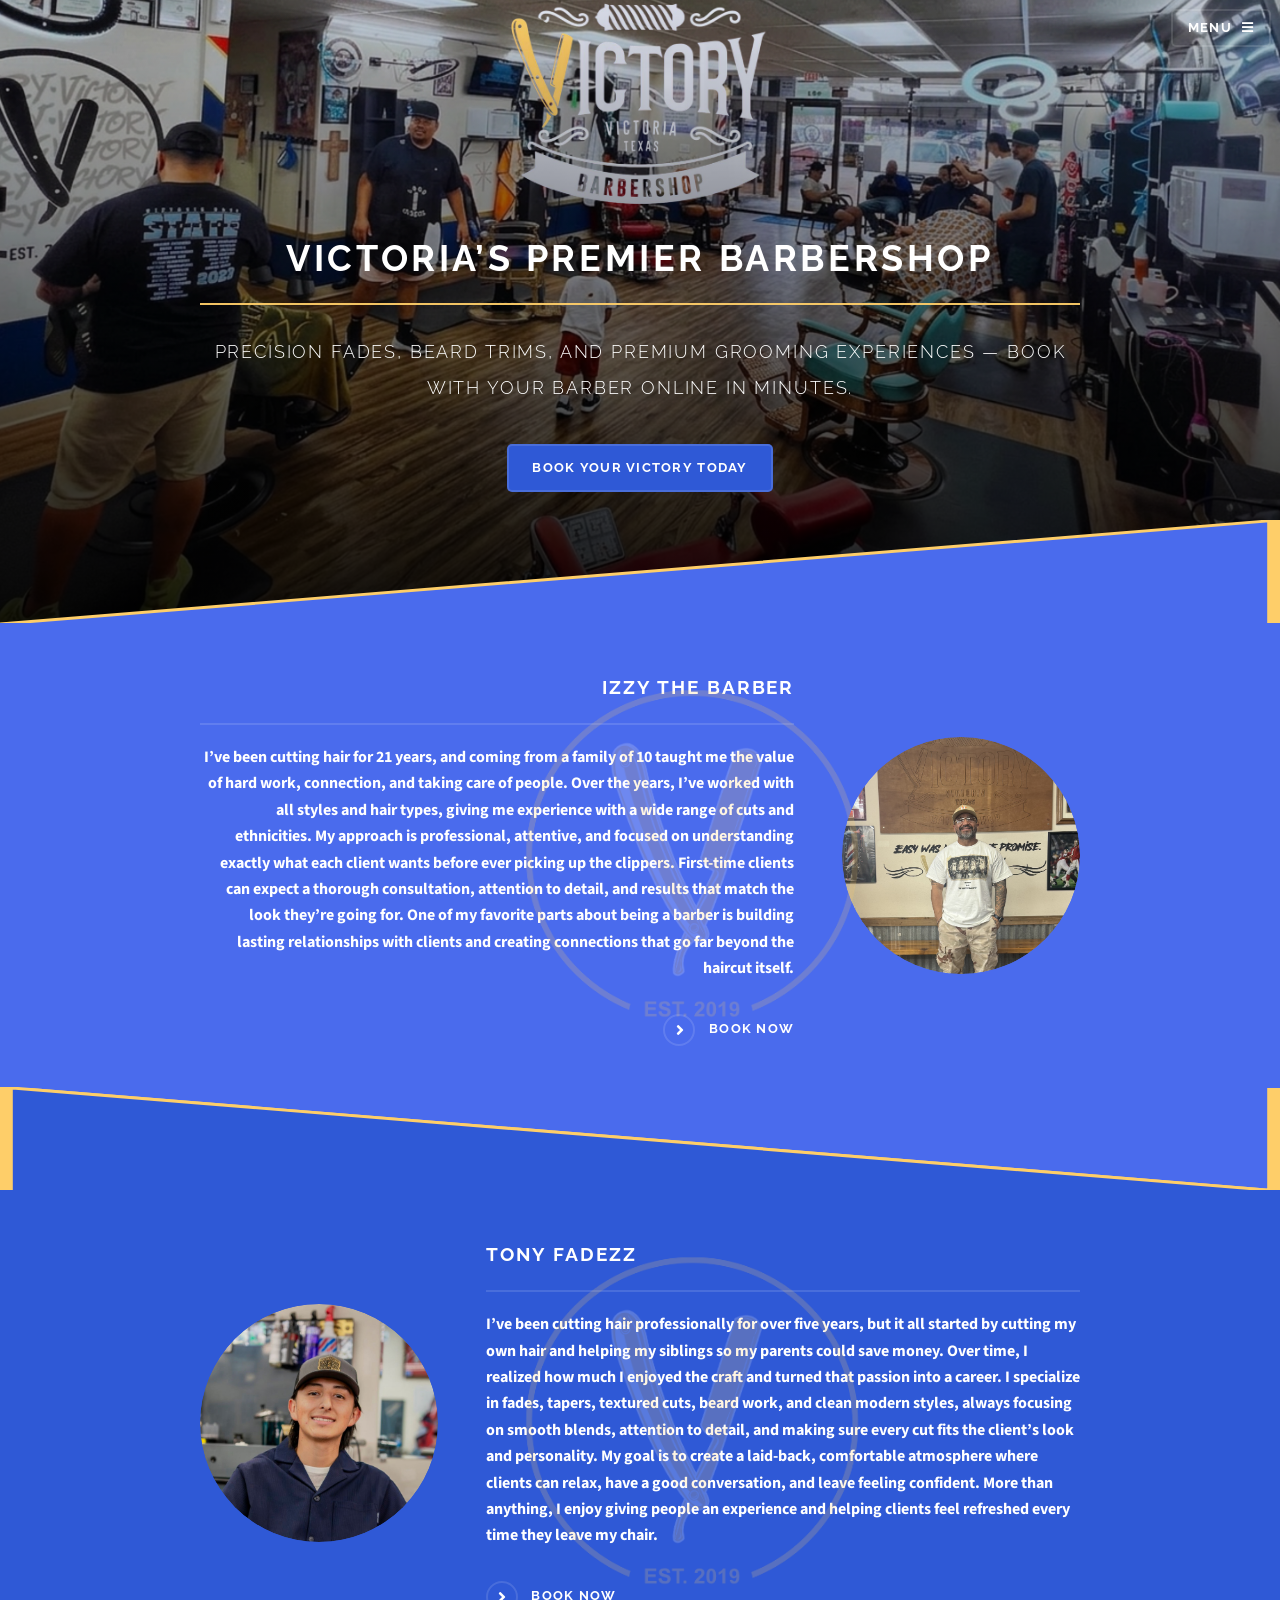
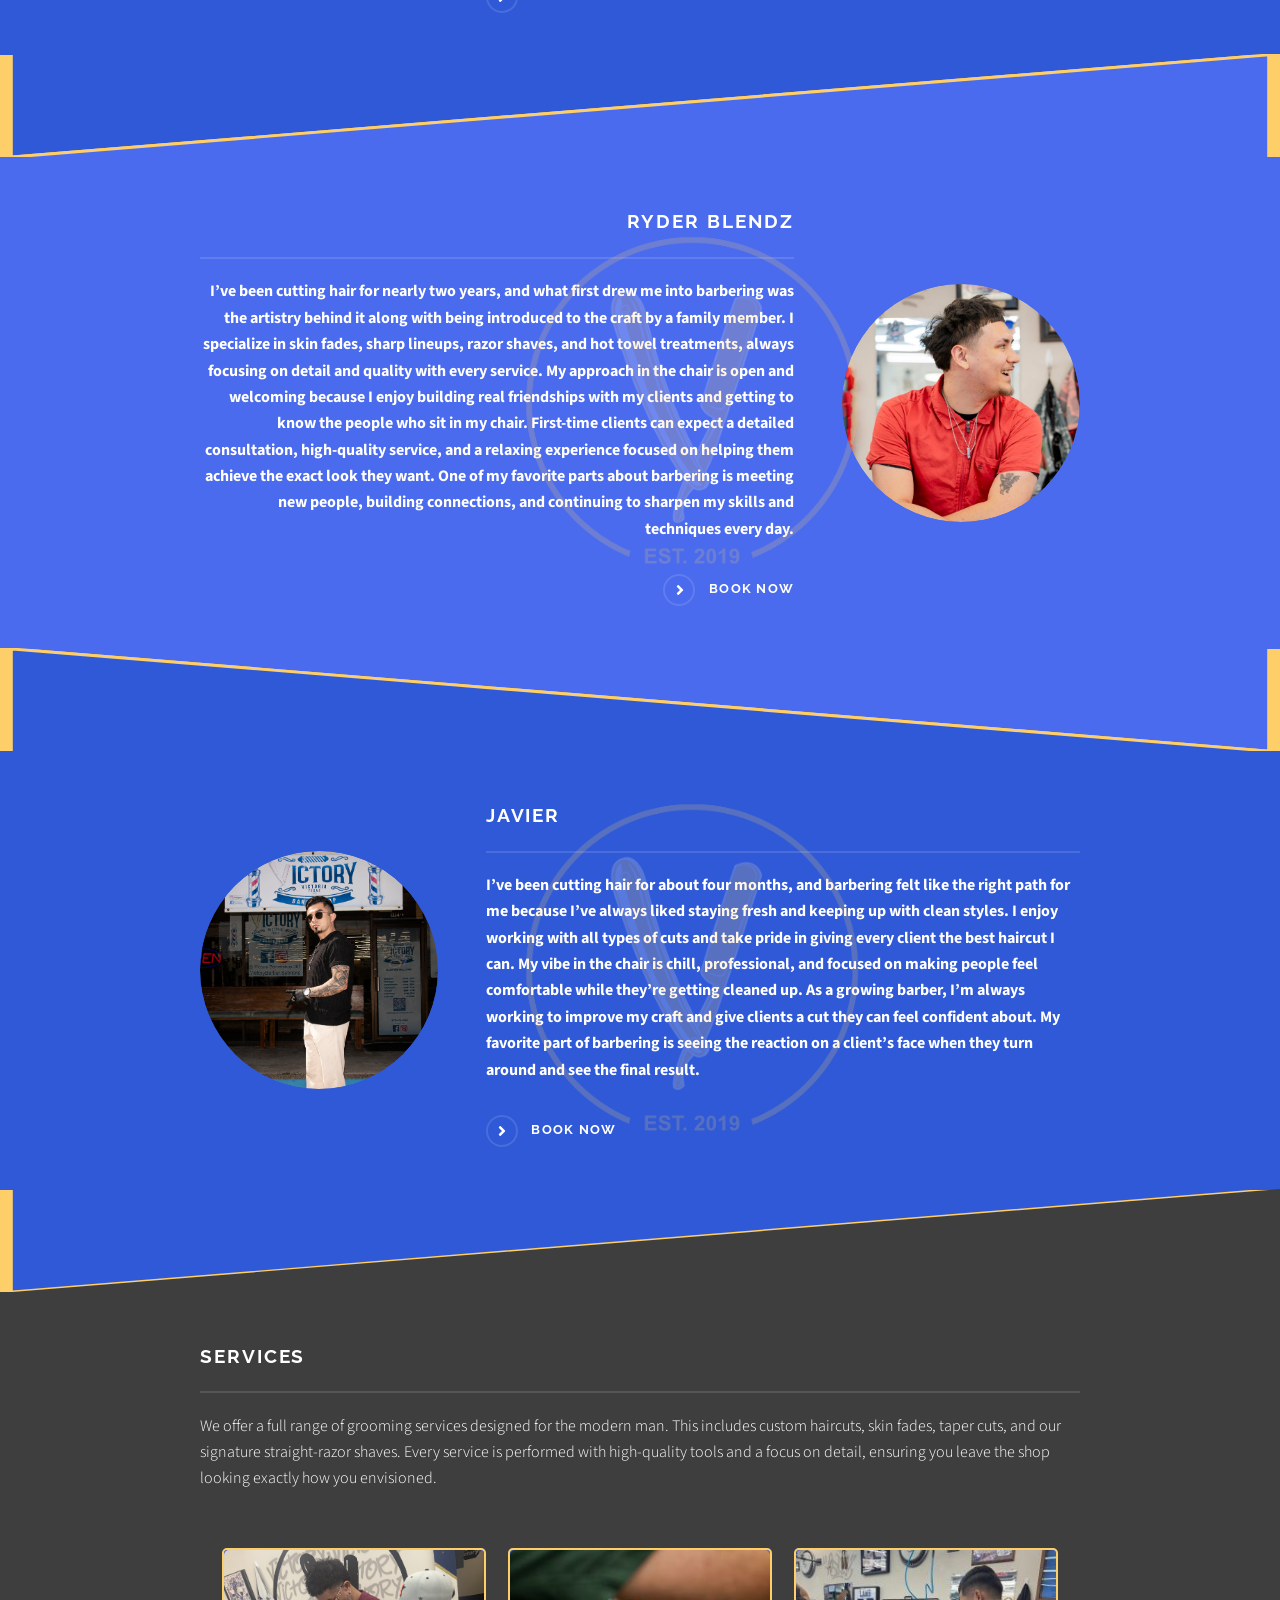
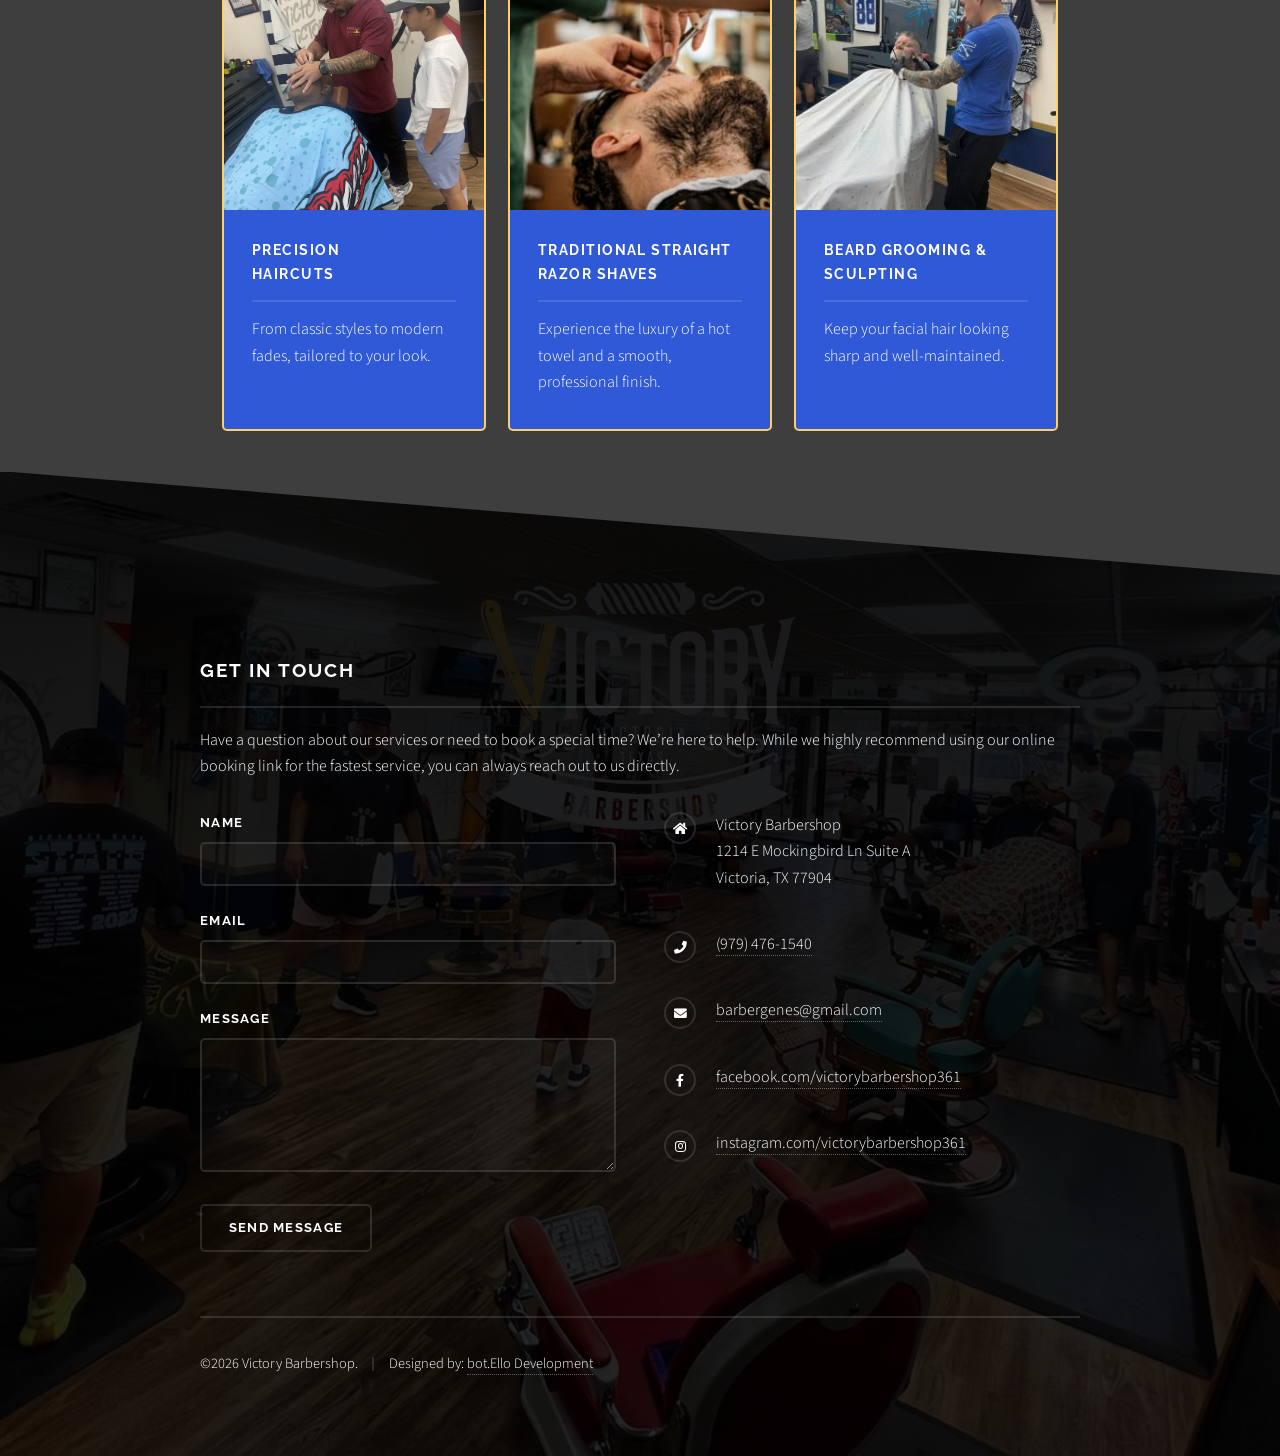
<file: index.html>
<!DOCTYPE HTML>
<!--
	Solid State by HTML5 UP
	html5up.net | @ajlkn
	Free for personal and commercial use under the CCA 3.0 license (html5up.net/license)
-->
<html>
	<head>
		<title>Victory Barbershop | Professional Barbers in Victoria, TX</title>

		<meta charset="utf-8" />
		<meta name="viewport" content="width=device-width, initial-scale=1, user-scalable=no" />

		<meta name="description" content="Victory Barbershop in Victoria, TX offers professional haircuts, skin fades, beard grooming, straight razor shaves, and premium men's grooming services. Book online with experienced barbers today." />

		<meta name="author" content="Victory Barbershop" />
		<meta name="robots" content="index, follow" />

		<link rel="canonical" href="https://victorybarberllc.com/" />

		<!-- Open Graph -->
		<meta property="og:type" content="website" />
		<meta property="og:url" content="https://victorybarberllc.com/" />
		<meta property="og:title" content="Victory Barbershop | Professional Barbers in Victoria, TX" />
		<meta property="og:description" content="Professional fades, beard grooming, razor shaves, and men's haircuts in Victoria, Texas." />
		<meta property="og:image" content="https://victorybarberllc.com/images/victory-barbershop-logo-blue.jpg" />

		<!-- Twitter -->
		<meta name="twitter:card" content="summary_large_image" />
		<meta name="twitter:title" content="Victory Barbershop | Victoria, TX" />
		<meta name="twitter:description" content="Book professional haircuts, fades, beard trims, and straight razor shaves at Victory Barbershop in Victoria, Texas." />
		<meta name="twitter:image" content="https://victorybarberllc.com/images/victory-barbershop-logo-blue.jpg" />
		<link rel="icon" href="images/victory-barbershop-logo-blue.jpg">
		<link rel="stylesheet" href="assets/css/main.css" />
		<noscript><link rel="stylesheet" href="assets/css/noscript.css" /></noscript>
		<script type="application/ld+json">
				{
				  "@context":"https://schema.org",
				  "@type":"HairSalon",
				  "name":"Victory Barbershop",
				  "url":"https://victorybarberllc.com",
				  "image":"https://victorybarberllc.com/images/victory-barbershop-logo-blue.jpg",
				  "telephone":"+1-979-476-1540",
				  "email":"barbergenes@gmail.com",
				  "address":{
				    "@type":"PostalAddress",
				    "streetAddress":"1214 E Mockingbird Ln Suite A",
				    "addressLocality":"Victoria",
				    "addressRegion":"TX",
				    "postalCode":"77904",
				    "addressCountry":"US"
				  },
				  "areaServed": "Victoria, TX",
				  "sameAs":[
				    "https://www.facebook.com/victorybarbershop361",
				    "https://www.instagram.com/victorybarbershop361"
				  ]
				}
		</script>
	</head>
	<body class="is-preload">

		<!-- Page Wrapper -->
			<div id="page-wrapper">

				<!-- Header -->
					<header id="header" class="alt">
						<h1><a href="https://victorybarberllc.com">Victory Barbershop</a></h1>
						<nav>
							<a href="#menu">Menu</a>
						</nav>
					</header>

				<!-- Menu -->
					<nav id="menu">
						<div class="inner">
							<h2>Menu</h2>
							<ul class="links">
								<li><a href="https://victorybarberllc.com">Home</a></li>
								<li><a href="about.html">About</a></li>
								<li><a href="https://victorybarber.setmore.com">Book Now</a></li>
							</ul>
							<a href="#" class="close">Close</a>
						</div>
					</nav>

				<!-- Banner -->
					<section id="banner">
						<div class="inner">
							<h2>Victoria’s Premier Barbershop</h2>
							<p>Precision fades, beard trims, and premium grooming experiences — book with your barber online in minutes.</p>
							
						</div>
						<button class="cta-btn"><a href="https://victorybarber.setmore.com">Book your Victory today</a></button>
					</section>

				<!-- Wrapper -->
					<section id="wrapper">

						<!-- One -->
							<section id="one" class="wrapper spotlight style1">
								<div class="inner">
									<a href="#" class="image"><img src="images/izzy-bio.png" alt="" /></a>
									<div class="content">
										<h2 class="major">Izzy the Barber</h2>
										<p>I’ve been cutting hair for 21 years, and coming from a family of 10 taught me the value of hard work, connection, and taking care of people. Over the years, I’ve worked with all styles and hair types, giving me experience with a wide range of cuts and ethnicities. My approach is professional, attentive, and focused on understanding exactly what each client wants before ever picking up the clippers. First-time clients can expect a thorough consultation, attention to detail, and results that match the look they’re going for. One of my favorite parts about being a barber is building lasting relationships with clients and creating connections that go far beyond the haircut itself.</p>
										<a href="https://victorybarber.setmore.com/book?step=additional-products&products=s8a956748a084f3ee3d6d0117c6cfad2416c81160&type=service&staff=r036110c6aa1d140b372b006f6b29d1b1a05d35a4&staffSelected=false" class="special">Book Now</a>

									</div>
								</div>
							</section>

						<!-- Two -->
							<section id="two" class="wrapper alt spotlight style2">
								<div class="inner">
									<a href="#" class="image"><img src="images/tony-bio.jpg" alt="" /></a>
									<div class="content">
										<h2 class="major">Tony Fadezz</h2>
										<p>I’ve been cutting hair professionally for over five years, but it all started by cutting my own hair and helping my siblings so my parents could save money. Over time, I realized how much I enjoyed the craft and turned that passion into a career. I specialize in fades, tapers, textured cuts, beard work, and clean modern styles, always focusing on smooth blends, attention to detail, and making sure every cut fits the client’s look and personality. My goal is to create a laid-back, comfortable atmosphere where clients can relax, have a good conversation, and leave feeling confident. More than anything, I enjoy giving people an experience and helping clients feel refreshed every time they leave my chair.</p>
										<a href="https://victorybarber.setmore.com/book?step=additional-products&products=sf19c7efc53652c641d4cee2705d7280b3f8bf312&type=service&staff=cjPOIoNQ2Fyv6uSDoCCbj9XqRjhiusbF&staffSelected=false" class="special">Book Now</a>
									</div>
								</div>
							</section>

						<!-- Three -->
							<section id="three" class="wrapper spotlight style3">
								<div class="inner">
									<a href="#" class="image"><img src="images/ryder-bio.jpg" alt="" /></a>
									<div class="content">
										<h2 class="major">Ryder Blendz</h2>
										<p>I’ve been cutting hair for nearly two years, and what first drew me into barbering was the artistry behind it along with being introduced to the craft by a family member. I specialize in skin fades, sharp lineups, razor shaves, and hot towel treatments, always focusing on detail and quality with every service. My approach in the chair is open and welcoming because I enjoy building real friendships with my clients and getting to know the people who sit in my chair. First-time clients can expect a detailed consultation, high-quality service, and a relaxing experience focused on helping them achieve the exact look they want. One of my favorite parts about barbering is meeting new people, building connections, and continuing to sharpen my skills and techniques every day.</p>
										<a href="https://victorybarber.setmore.com/book?step=additional-products&products=915c2362-e2f7-48ba-80fd-618db1ecedce&type=service&staff=WskqDnrlOXZPONDrjM5DlYg03GGp2wDn&staffSelected=false" class="special">Book Now</a>
									</div>
								</div>
							</section>
							<section id="two" class="wrapper alt spotlight style2">
								<div class="inner">
									<a href="#" class="image"><img src="images/javier-bio.png" alt="" /></a>
									<div class="content">
										<h2 class="major">Javier</h2>
										<p>I’ve been cutting hair for about four months, and barbering felt like the right path for me because I’ve always liked staying fresh and keeping up with clean styles. I enjoy working with all types of cuts and take pride in giving every client the best haircut I can. My vibe in the chair is chill, professional, and focused on making people feel comfortable while they’re getting cleaned up. As a growing barber, I’m always working to improve my craft and give clients a cut they can feel confident about. My favorite part of barbering is seeing the reaction on a client’s face when they turn around and see the final result.</p>
										<a href="https://victorybarber.setmore.com/book?step=additional-products&products=a360549a-cfc2-4b7d-bc73-860587137acc&type=service&staff=gJPn8Pc7wTdbgn14O1KbApz215IQWdMa&staffSelected=false" class="special">Book Now</a>
									</div>
								</div>
							</section>

						<!-- Four -->
							<section id="four" class="wrapper style1">
								<div class="inner">
									<h2 class="major">Services</h2>
									<p>We offer a full range of grooming services designed for the modern man. This includes custom haircuts, skin fades, taper cuts, and our signature straight-razor shaves. Every service is performed with high-quality tools and a focus on detail, ensuring you leave the shop looking exactly how you envisioned.</p>
									<section class="features">
										<article>
											<a href="#" class="image"><img src="images/precision-haircut.png" alt="" /></a>
											<h3 class="major">Precision<br>Haircuts</h3>
											<p>From classic styles to modern fades, tailored to your look.</p>
											<!-- <a href="#" class="special">Learn more</a> -->
										</article>
										<article>
											<a href="#" class="image"><img src="images/victory-barbershop-razor-shaves.jpg" alt="" /></a>
											<h3 class="major">Traditional Straight<br>Razor Shaves</h3>
											<p>Experience the luxury of a hot towel and a smooth, professional finish.</p>
											<!-- <a href="#" class="special">Learn more</a> -->
										</article>
										<article>
											<a href="#" class="image"><img src="images/victory-barbershop-beard-grooming.jpg" alt="" /></a>
											<h3 class="major">Beard Grooming & Sculpting</h3>
											<p>Keep your facial hair looking sharp and well-maintained.</p>
											<!-- <a href="#" class="special">Learn more</a> -->
										</article>
										<!-- <article>
											<a href="#" class="image"><img src="images/pic05.jpg" alt="" /></a>
											<h3 class="major">Designs</h3>
											<p>Lorem ipsum dolor sit amet, consectetur adipiscing vehicula id nulla dignissim dapibus ultrices.</p>
											<a href="#" class="special">Learn more</a>
										</article> -->
									</section>
									<!-- <ul class="actions">
										<li><a href="#" class="button">Browse All</a></li>
									</ul> -->
								</div>
							</section>

					</section>

				<!-- Footer -->
					<section id="footer">
						<div class="inner">
							<h2 class="major">Get in touch</h2>
							<p>Have a question about our services or need to book a special time? We’re here to help. While we highly recommend using our online booking link for the fastest service, you can always reach out to us directly.</p>
							<form method="post" netlify>
								<div class="fields">
									<div class="field">
										<label for="name">Name</label>
										<input type="text" name="name" id="name" />
									</div>
									<div class="field">
										<label for="email">Email</label>
										<input type="email" name="email" id="email" />
									</div>
									<div class="field">
										<label for="message">Message</label>
										<textarea name="message" id="message" rows="4"></textarea>
									</div>
								</div>
								<ul class="actions">
									<li><input type="submit" value="Send Message" /></li>
								</ul>
							</form>
							<ul class="contact">
								<li class="icon solid fa-home">
									Victory Barbershop<br />
									1214 E Mockingbird Ln Suite A<br />
									Victoria, TX 77904
								</li>
								<li class="icon solid fa-phone"><a href="tel:9794761540">(979) 476-1540</a></li>
								<li class="icon solid fa-envelope"><a href="mailto:barbergenes@gmail.com">barbergenes@gmail.com</a></li>
								<li class="icon brands fa-facebook-f"><a href="https://www.facebook.com/victorybarbershop361">facebook.com/victorybarbershop361</a></li>
								<li class="icon brands fa-instagram"><a href="https://www.instagram.com/victorybarbershop361">instagram.com/victorybarbershop361</a></li>
							</ul>
							<ul class="copyright">
								<li>&copy;2026 Victory Barbershop. </li><li>Designed by: <a href="http://botellodevelopment.com">bot.Ello Development</a></li>
							</ul>
						</div>
					</section>

			</div>

		<!-- Scripts -->
			<script src="assets/js/jquery.min.js"></script>
			<script src="assets/js/jquery.scrollex.min.js"></script>
			<script src="assets/js/browser.min.js"></script>
			<script src="assets/js/breakpoints.min.js"></script>
			<script src="assets/js/util.js"></script>
			<script src="assets/js/main.js"></script>

	</body>
</html>
</file>
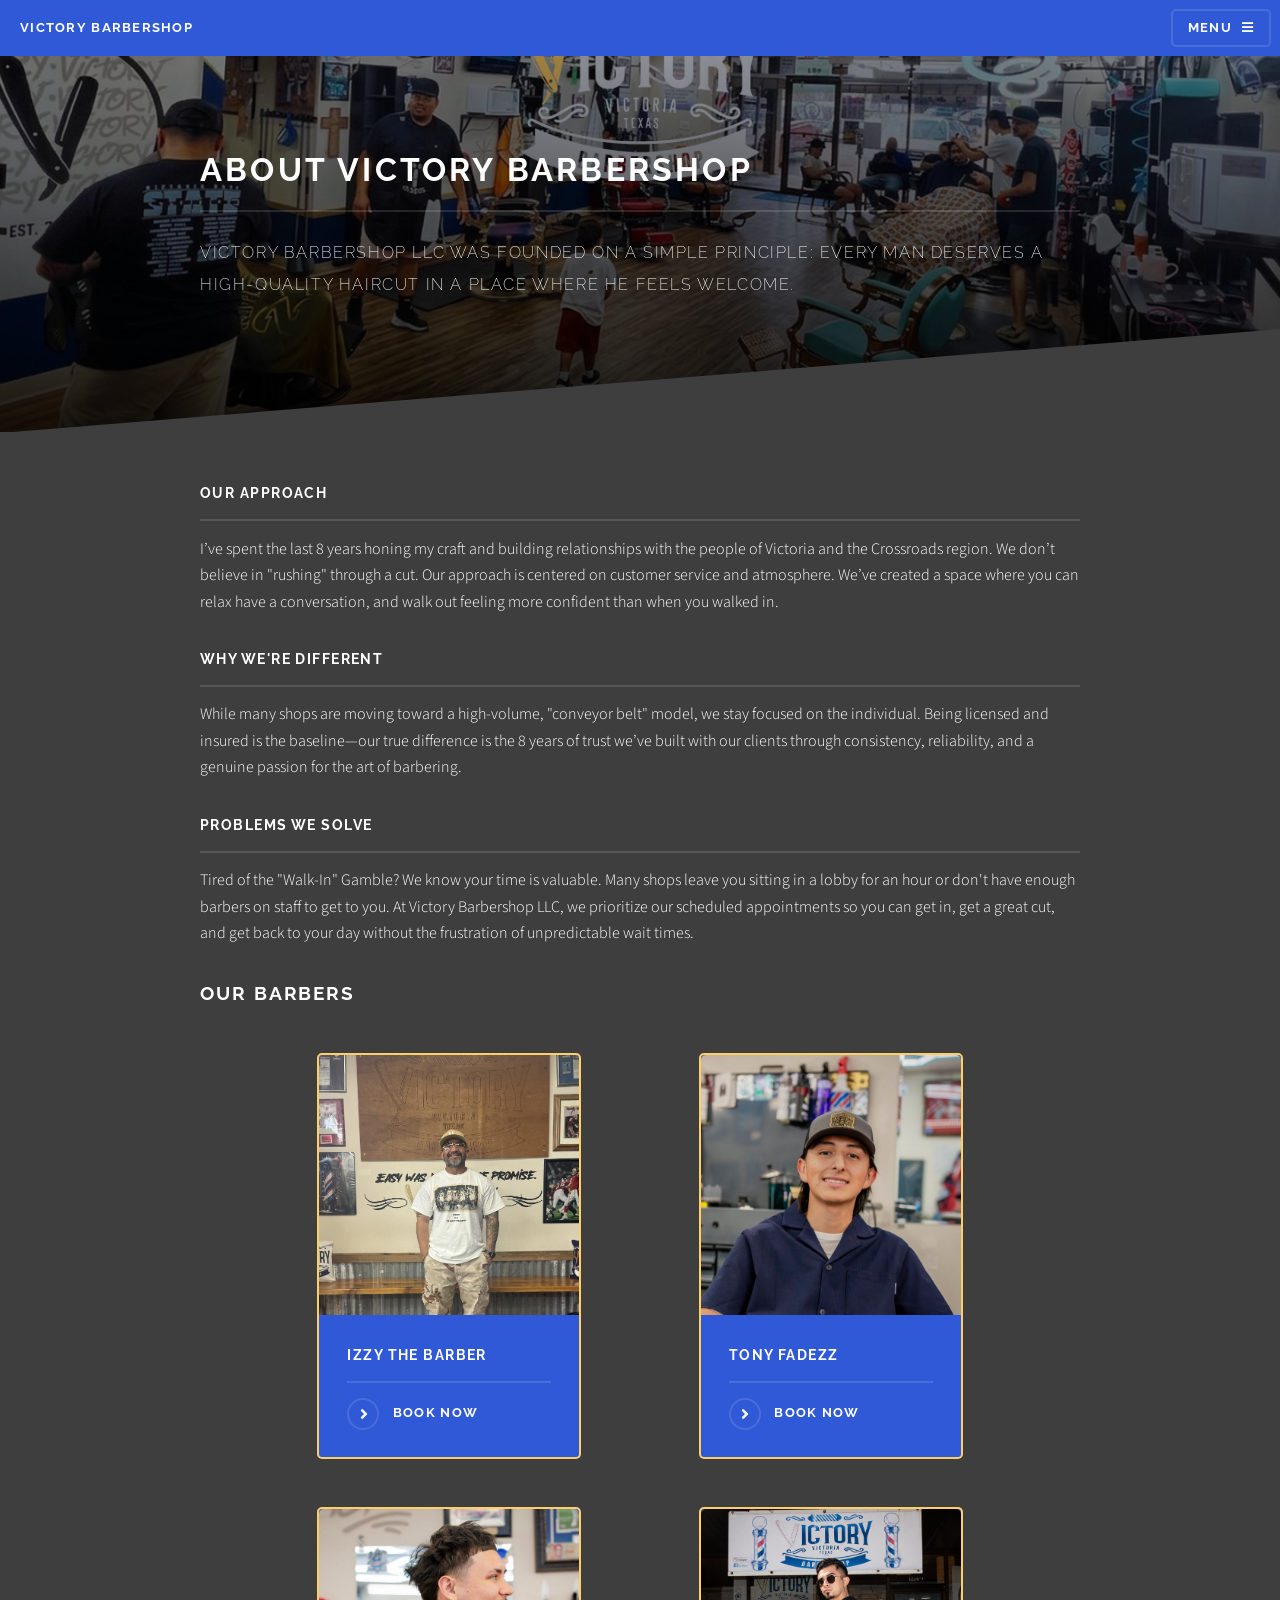
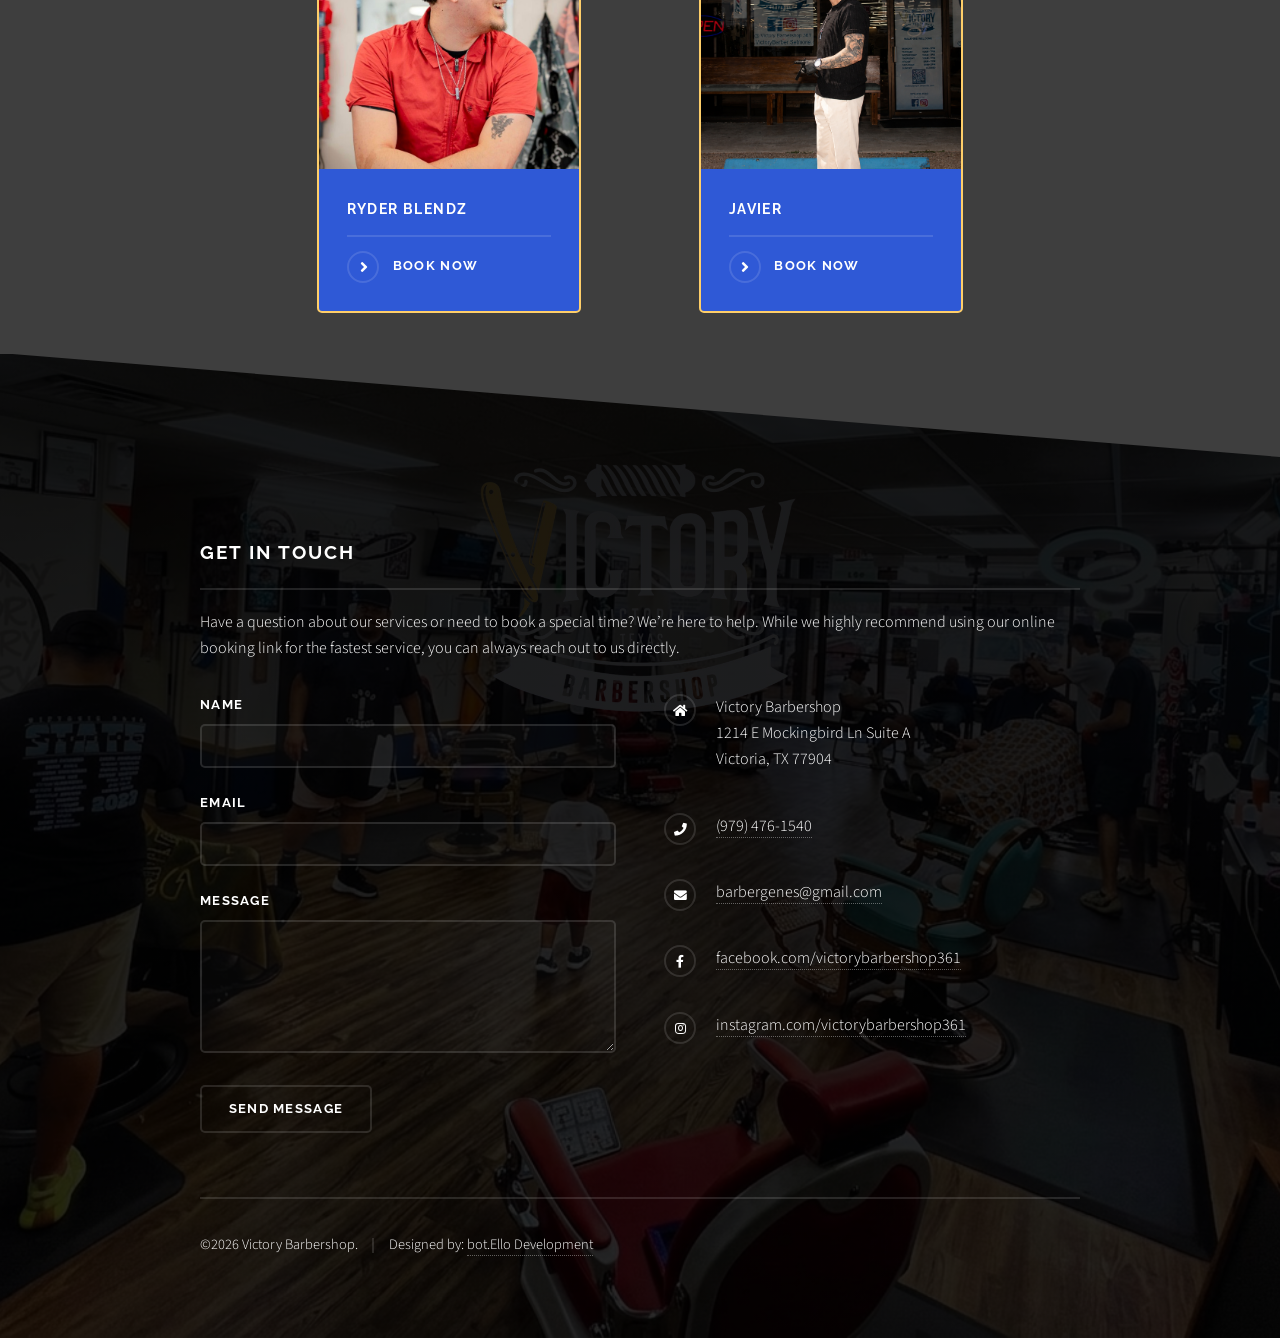
<file: about.html>
<!DOCTYPE HTML>
<!--
	Solid State by HTML5 UP
	html5up.net | @ajlkn
	Free for personal and commercial use under the CCA 3.0 license (html5up.net/license)
-->
<html>
	<head>
		<title>About Victory Barbershop | Experienced Barbers in Victoria, TX</title>

		<meta charset="utf-8" />
		<meta name="viewport" content="width=device-width, initial-scale=1, user-scalable=no" />

		<meta name="description" content="Learn about Victory Barbershop in Victoria, TX. Meet our team of experienced barbers and discover our commitment to quality haircuts, straight razor shaves, beard grooming, and exceptional customer service." />

		<meta name="author" content="Victory Barbershop" />
		<meta name="robots" content="index, follow" />

		<link rel="canonical" href="https://victorybarberllc.com/about.html" />

		<!-- Open Graph -->
		<meta property="og:type" content="website" />
		<meta property="og:url" content="https://victorybarberllc.com/about.html" />
		<meta property="og:title" content="About Victory Barbershop | Victoria, TX" />
		<meta property="og:description" content="Meet the team behind Victory Barbershop and learn why clients throughout Victoria and the Crossroads trust us for premium grooming services." />
		<meta property="og:image" content="https://victorybarberllc.com/images/victory-barbershop-logo-blue.jpg" />

		<!-- Twitter -->
		<meta name="twitter:card" content="summary_large_image" />
		<meta name="twitter:title" content="About Victory Barbershop | Victoria, TX" />
		<meta name="twitter:description" content="Learn about Victory Barbershop, our experienced team, and our commitment to exceptional barbering and customer service." />
		<meta name="twitter:image" content="https://victorybarberllc.com/images/victory-barbershop-logo-blue.jpg" />

		<link rel="icon" href="images/victory-barbershop-logo-blue.jpg">
		<link rel="stylesheet" href="assets/css/main.css" />
		<noscript><link rel="stylesheet" href="assets/css/noscript.css" /></noscript>
	</head>
	<body class="is-preload">

		<!-- Page Wrapper -->
			<div id="page-wrapper">

				<!-- Header -->
					<header id="header">
						<h1><a href="https://victorybarberllc.com">Victory Barbershop</a></h1>
						<nav>
							<a href="#menu">Menu</a>
						</nav>
					</header>

				<!-- Menu -->
					<nav id="menu">
						<div class="inner">
							<h2>Menu</h2>
							<ul class="links">
								<li><a href="https://victorybarberllc.com">Home</a></li>
								<li><a href="about.html">About</a></li>
								<li><a href="https://victorybarber.setmore.com">Book Now</a></li>
							</ul>
							<a href="#" class="close">Close</a>
						</div>
					</nav>

				<!-- Wrapper -->
					<section id="wrapper">
						<header>
							<div class="inner">
								<h2>About Victory Barbershop</h2>
								<p>Victory Barbershop LLC was founded on a simple principle: every man deserves a high-quality haircut in a place where he feels welcome.</p>
							</div>
						</header>

						<!-- Content -->
							<div class="wrapper">
								<div class="inner">

									<h3 class="major">Our Approach</h3>
									<p>I’ve spent the last 8 years honing my craft and building relationships with the people of Victoria and the Crossroads region. We don’t believe in "rushing" through a cut. Our approach is centered on customer service and  atmosphere. We’ve created a space where you can relax have a conversation, and walk out feeling more confident than when you walked in.</p>

                                    <h3 class="major">Why We're Different</h3>
									<p>While many shops are moving toward a high-volume, "conveyor belt" model, we stay focused on the individual. Being licensed and insured is the baseline—our true difference is the 8 years of trust we’ve built with our clients through consistency, reliability, and a genuine passion for the art of barbering.</p>

                                    <h3 class="major">Problems We Solve</h3>
                                    <p>Tired of the "Walk-In" Gamble? We know your time is valuable. Many shops leave you sitting in a lobby for an hour or don't have enough barbers on staff to get to you. At Victory Barbershop LLC, we prioritize our scheduled appointments so you can get in, get a great cut, and get back to your day without the frustration of unpredictable wait times.</p>

									
                                    <h2>Our Barbers</h2>
									<section class="features">
                                        
										<article>
											<a href="#" class="image"><img src="images/izzy-bio.png" alt="" /></a>
											<h3 class="major">Izzy the Barber</h3>
											
											<a href="https://victorybarber.setmore.com/book?step=additional-products&products=s8a956748a084f3ee3d6d0117c6cfad2416c81160&type=service&staff=r036110c6aa1d140b372b006f6b29d1b1a05d35a4&staffSelected=false" class="special">Book Now</a>
										</article>
										<article>
											<a href="#" class="image"><img src="images/tony-bio.jpg" alt="" /></a>
											<h3 class="major">Tony Fadezz</h3>
										
											<a href="https://victorybarber.setmore.com/book?step=additional-products&products=sf19c7efc53652c641d4cee2705d7280b3f8bf312&type=service&staff=cjPOIoNQ2Fyv6uSDoCCbj9XqRjhiusbF&staffSelected=false"  class="special">Book Now</a>
										</article>
                                       
									</section>

                                    <section class="features">
										<article>
											<a href="#" class="image"><img src="images/ryder-bio.jpg" alt="" /></a>
											<h3 class="major">Ryder Blendz</h3>
											<a href="https://victorybarber.setmore.com/book?step=additional-products&products=915c2362-e2f7-48ba-80fd-618db1ecedce&type=service&staff=WskqDnrlOXZPONDrjM5DlYg03GGp2wDn&staffSelected=false" class="special">Book Now</a>
										</article>
										<article>
											<a href="#" class="image"><img src="images/javier-bio.png" alt="" /></a>
											<h3 class="major">Javier</h3>
											
											<a href="https://victorybarber.setmore.com/book?step=additional-products&products=a360549a-cfc2-4b7d-bc73-860587137acc&type=service&staff=gJPn8Pc7wTdbgn14O1KbApz215IQWdMa&staffSelected=false" class="special">Book Now</a>
										</article>
                                       
									</section>

								</div>
							</div>

					</section>

				<!-- Footer -->
					<section id="footer">
						<div class="inner">
							<h2 class="major">Get in touch</h2>
							<p>Have a question about our services or need to book a special time? We’re here to help. While we highly recommend using our online booking link for the fastest service, you can always reach out to us directly.</p>
							<form method="post" netlify>
								<div class="fields">
									<div class="field">
										<label for="name">Name</label>
										<input type="text" name="name" id="name" />
									</div>
									<div class="field">
										<label for="email">Email</label>
										<input type="email" name="email" id="email" />
									</div>
									<div class="field">
										<label for="message">Message</label>
										<textarea name="message" id="message" rows="4"></textarea>
									</div>
								</div>
								<ul class="actions">
									<li><input type="submit" value="Send Message" /></li>
								</ul>
							</form>
							<ul class="contact">
								<li class="icon solid fa-home">
									Victory Barbershop<br />
									1214 E Mockingbird Ln Suite A<br />
									Victoria, TX 77904
								</li>
								<li class="icon solid fa-phone"><a href="tel:9794761540">(979) 476-1540</a></li>
								<li class="icon solid fa-envelope"><a href="mailto:barbergenes@gmail.com">barbergenes@gmail.com</a></li>
								<li class="icon brands fa-facebook-f"><a href="https://www.facebook.com/victorybarbershop361">facebook.com/victorybarbershop361</a></li>
								<li class="icon brands fa-instagram"><a href="https://www.instagram.com/victorybarbershop361">instagram.com/victorybarbershop361</a></li>
							</ul>
							<ul class="copyright">
								<li>&copy;2026 Victory Barbershop. </li><li>Designed by: <a href="http://botellodevelopment.com">bot.Ello Development</a></li>
							</ul>
						</div>
					</section>

			</div>

		<!-- Scripts -->
			<script src="assets/js/jquery.min.js"></script>
			<script src="assets/js/jquery.scrollex.min.js"></script>
			<script src="assets/js/browser.min.js"></script>
			<script src="assets/js/breakpoints.min.js"></script>
			<script src="assets/js/util.js"></script>
			<script src="assets/js/main.js"></script>

	</body>
</html>
</file>
<file: assets/css/noscript.css>
/*
	Solid State by HTML5 UP
	html5up.net | @ajlkn
	Free for personal and commercial use under the CCA 3.0 license (html5up.net/license)
*/

/* Banner */

	body.is-preload #banner .logo {
		-moz-transform: none;
		-webkit-transform: none;
		-ms-transform: none;
		transform: none;
		opacity: 1;
	}

	body.is-preload #banner h2 {
		opacity: 1;
		-moz-transform: none;
		-webkit-transform: none;
		-ms-transform: none;
		transform: none;
		-moz-filter: none;
		-webkit-filter: none;
		-ms-filter: none;
		filter: none;
	}

	body.is-preload #banner p {
		opacity: 01;
		-moz-transform: none;
		-webkit-transform: none;
		-ms-transform: none;
		transform: none;
		-moz-filter: none;
		-webkit-filter: none;
		-ms-filter: none;
		filter: none;
	}
</file>
<file: assets/css/main.css>
@import url(fontawesome-all.min.css);
@import url("https://fonts.googleapis.com/css?family=Raleway:200,700|Source+Sans+Pro:300,600,300italic,600italic");

/*
	Solid State by HTML5 UP
	html5up.net | @ajlkn
	Free for personal and commercial use under the CCA 3.0 license (html5up.net/license)
*/

html, body, div, span, applet, object,
iframe, h1, h2, h3, h4, h5, h6, p, blockquote,
pre, a, abbr, acronym, address, big, cite,
code, del, dfn, em, img, ins, kbd, q, s, samp,
small, strike, strong, sub, sup, tt, var, b,
u, i, center, dl, dt, dd, ol, ul, li, fieldset,
form, label, legend, table, caption, tbody,
tfoot, thead, tr, th, td, article, aside,
canvas, details, embed, figure, figcaption,
footer, header, hgroup, menu, nav, output, ruby,
section, summary, time, mark, audio, video {
	margin: 0;
	padding: 0;
	border: 0;
	font-size: 100%;
	font: inherit;
	vertical-align: baseline;}

article, aside, details, figcaption, figure,
footer, header, hgroup, menu, nav, section {
	display: block;}

body {
	line-height: 1;
}

ol, ul {
	list-style: none;
}

blockquote, q {
	quotes: none;
}

	blockquote:before, blockquote:after, q:before, q:after {
		content: '';
		content: none;
	}

table {
	border-collapse: collapse;
	border-spacing: 0;
}

body {
	-webkit-text-size-adjust: none;
}

mark {
	background-color: transparent;
	color: inherit;
}

input::-moz-focus-inner {
	border: 0;
	padding: 0;
}

input, select, textarea {
	-moz-appearance: none;
	-webkit-appearance: none;
	-ms-appearance: none;
	appearance: none;
}

/* Basic */

	@-ms-viewport {
		width: device-width;
	}

	body {
		-ms-overflow-style: scrollbar;
	}

	@media screen and (max-width: 480px) {

		html, body {
			min-width: 320px;
		}

	}

	html {
		box-sizing: border-box;
	}

	*, *:before, *:after {
		box-sizing: inherit;
	}

	body {
		background-color: #2e3141;
		background-image: linear-gradient(to top, rgba(0, 0, 0, .8), rgba(255, 255, 255, 0.01)), url("/images/victory-barber-bg.png");
		background-size: auto,
 100%;
		background-attachment: fixed,
 fixed;
		background-position: center,
 center;
 
	}

		body.is-preload *, body.is-preload *:before, body.is-preload *:after {
			-moz-animation: none !important;
			-webkit-animation: none !important;
			-ms-animation: none !important;
			animation: none !important;
			-moz-transition: none !important;
			-webkit-transition: none !important;
			-ms-transition: none !important;
			transition: none !important;
		}

/* Type */

	body, input, select, textarea {
		color: #ffffff;
		font-family: "Source Sans Pro", Helvetica, sans-serif;
		font-size: 16.5pt;
		font-weight: 300;
		line-height: 1.65;
	}

		@media screen and (max-width: 1680px) {

			body, input, select, textarea {
				font-size: 13pt;
			}

		}

		@media screen and (max-width: 1280px) {

			body, input, select, textarea {
				font-size: 12pt;
			}

		}

		@media screen and (max-width: 980px) {

			body, input, select, textarea {
				font-size: 12pt;
			}

		}

		@media screen and (max-width: 736px) {

			body, input, select, textarea {
				font-size: 12pt;
			}

		}

		@media screen and (max-width: 480px) {

			body, input, select, textarea {
				font-size: 12pt;
			}

		}

	a {
		-moz-transition: color 0.2s ease-in-out, border-bottom-color 0.2s ease-in-out;
		-webkit-transition: color 0.2s ease-in-out, border-bottom-color 0.2s ease-in-out;
		-ms-transition: color 0.2s ease-in-out, border-bottom-color 0.2s ease-in-out;
		transition: color 0.2s ease-in-out, border-bottom-color 0.2s ease-in-out;
		border-bottom: dotted 1px rgba(255, 255, 255, 0.35);
		color: #ffffff;
		text-decoration: none;
	}

		a:hover {
			border-bottom-color: transparent;
			color: #ffffff !important;
		}

		a.special:not(.button) {
			text-decoration: none;
			border-bottom: 0;
			display: block;
			font-family: Raleway, Helvetica, sans-serif;
			font-size: 0.8em;
			font-weight: 700;
			letter-spacing: 0.1em;
			margin: 0 0 2em 0;
			text-transform: uppercase;
		}

			a.special:not(.button):before {
				-moz-osx-font-smoothing: grayscale;
				-webkit-font-smoothing: antialiased;
				display: inline-block;
				font-style: normal;
				font-variant: normal;
				text-rendering: auto;
				line-height: 1;
				text-transform: none !important;
				font-family: 'Font Awesome 5 Free';
				font-weight: 900;
			}

			a.special:not(.button):before {
				-moz-transition: background-color 0.2s ease-in-out;
				-webkit-transition: background-color 0.2s ease-in-out;
				-ms-transition: background-color 0.2s ease-in-out;
				transition: background-color 0.2s ease-in-out;
				border-radius: 100%;
				border: solid 2px rgba(255, 255, 255, 0.125);
				content: '\f105';
				display: inline-block;
				font-size: 1.25em;
				height: 2em;
				line-height: 1.75em;
				margin-right: 0.85em;
				text-align: center;
				text-indent: 0.15em;
				vertical-align: middle;
				width: 2em;
			}

			a.special:not(.button):hover:before {
				background-color: rgba(255, 255, 255, 0.025);
			}

			a.special:not(.button):active:before {
				background-color: rgba(255, 255, 255, 0.075);
			}

	strong, b {
		color: #ffffff;
		font-weight: 600;
	}

	em, i {
		font-style: italic;
	}

	p {
		margin: 0 0 2em 0;
	}

	h1, h2, h3, h4, h5, h6 {
		color: #ffffff;
		font-family: Raleway, Helvetica, sans-serif;
		font-weight: 700;
		letter-spacing: 0.1em;
		margin: 0 0 1em 0;
		text-transform: uppercase;
	}

		h1 a, h2 a, h3 a, h4 a, h5 a, h6 a {
			color: inherit;
			text-decoration: none;
			border-bottom: 0;
		}

		h1 span, h2 span, h3 span, h4 span, h5 span, h6 span {
			font-weight: 200;
		}

		h1.major, h2.major, h3.major, h4.major, h5.major, h6.major {
			padding-bottom: 1em;
			border-bottom: solid 2px rgba(255, 255, 255, 0.125);
		}

	h2 {
		font-size: 1.2em;
	}

	h3 {
		font-size: 0.9em;
	}

	h4 {
		font-size: 0.7em;
	}

	h5 {
		font-size: 0.7em;
	}

	h6 {
		font-size: 0.7em;
	}

	@media screen and (max-width: 736px) {

		h2 {
			font-size: 1em;
		}

		h3 {
			font-size: 0.8em;
		}

	}

	sub {
		font-size: 0.8em;
		position: relative;
		top: 0.5em;
	}

	sup {
		font-size: 0.8em;
		position: relative;
		top: -0.5em;
	}

	blockquote {
		border-left: solid 4px rgba(255, 255, 255, 0.125);
		font-style: italic;
		margin: 0 0 2em 0;
		padding: 0.5em 0 0.5em 2em;
	}

	code {
		background: rgba(255, 255, 255, 0.025);
		border-radius: 5px;
		border: solid 2px rgba(255, 255, 255, 0.125);
		font-family: "Courier New", monospace;
		font-size: 0.9em;
		margin: 0 0.25em;
		padding: 0.25em 0.65em;
	}

	pre {
		-webkit-overflow-scrolling: touch;
		font-family: "Courier New", monospace;
		font-size: 0.9em;
		margin: 0 0 2em 0;
	}

		pre code {
			display: block;
			line-height: 1.75em;
			padding: 1em 1.5em;
			overflow-x: auto;
		}

	hr {
		border: 0;
		border-bottom: solid 2px rgba(255, 255, 255, 0.125);
		margin: 2.5em 0;
	}

		hr.major {
			margin: 4em 0;
		}

	.align-left {
		text-align: left;
	}

	.align-center {
		text-align: center;
	}

	.align-right {
		text-align: right;
	}

/* Row */

	.row {
		display: flex;
		flex-wrap: wrap;
		box-sizing: border-box;
		align-items: stretch;
	}

		.row > * {
			box-sizing: border-box;
		}

		.row.gtr-uniform > * > :last-child {
			margin-bottom: 0;
		}

		.row.aln-left {
			justify-content: flex-start;
		}

		.row.aln-center {
			justify-content: center;
		}

		.row.aln-right {
			justify-content: flex-end;
		}

		.row.aln-top {
			align-items: flex-start;
		}

		.row.aln-middle {
			align-items: center;
		}

		.row.aln-bottom {
			align-items: flex-end;
		}

		.row > .imp {
			order: -1;
		}

		.row > .col-1 {
			width: 8.33333%;
		}

		.row > .off-1 {
			margin-left: 8.33333%;
		}

		.row > .col-2 {
			width: 16.66667%;
		}

		.row > .off-2 {
			margin-left: 16.66667%;
		}

		.row > .col-3 {
			width: 25%;
		}

		.row > .off-3 {
			margin-left: 25%;
		}

		.row > .col-4 {
			width: 33.33333%;
		}

		.row > .off-4 {
			margin-left: 33.33333%;
		}

		.row > .col-5 {
			width: 41.66667%;
		}

		.row > .off-5 {
			margin-left: 41.66667%;
		}

		.row > .col-6 {
			width: 50%;
		}

		.row > .off-6 {
			margin-left: 50%;
		}

		.row > .col-7 {
			width: 58.33333%;
		}

		.row > .off-7 {
			margin-left: 58.33333%;
		}

		.row > .col-8 {
			width: 66.66667%;
		}

		.row > .off-8 {
			margin-left: 66.66667%;
		}

		.row > .col-9 {
			width: 75%;
		}

		.row > .off-9 {
			margin-left: 75%;
		}

		.row > .col-10 {
			width: 83.33333%;
		}

		.row > .off-10 {
			margin-left: 83.33333%;
		}

		.row > .col-11 {
			width: 91.66667%;
		}

		.row > .off-11 {
			margin-left: 91.66667%;
		}

		.row > .col-12 {
			width: 100%;
		}

		.row > .off-12 {
			margin-left: 100%;
		}

		.row.gtr-0 {
			margin-top: 0;
			margin-left: 0em;
		}

			.row.gtr-0 > * {
				padding: 0 0 0 0em;
			}

			.row.gtr-0.gtr-uniform {
				margin-top: 0em;
			}

				.row.gtr-0.gtr-uniform > * {
					padding-top: 0em;
				}

		.row.gtr-25 {
			margin-top: 0;
			margin-left: -0.4375em;
		}

			.row.gtr-25 > * {
				padding: 0 0 0 0.4375em;
			}

			.row.gtr-25.gtr-uniform {
				margin-top: -0.4375em;
			}

				.row.gtr-25.gtr-uniform > * {
					padding-top: 0.4375em;
				}

		.row.gtr-50 {
			margin-top: 0;
			margin-left: -0.875em;
		}

			.row.gtr-50 > * {
				padding: 0 0 0 0.875em;
			}

			.row.gtr-50.gtr-uniform {
				margin-top: -0.875em;
			}

				.row.gtr-50.gtr-uniform > * {
					padding-top: 0.875em;
				}

		.row {
			margin-top: 0;
			margin-left: -1.75em;
		}

			.row > * {
				padding: 0 0 0 1.75em;
			}

			.row.gtr-uniform {
				margin-top: -1.75em;
			}

				.row.gtr-uniform > * {
					padding-top: 1.75em;
				}

		.row.gtr-150 {
			margin-top: 0;
			margin-left: -2.625em;
		}

			.row.gtr-150 > * {
				padding: 0 0 0 2.625em;
			}

			.row.gtr-150.gtr-uniform {
				margin-top: -2.625em;
			}

				.row.gtr-150.gtr-uniform > * {
					padding-top: 2.625em;
				}

		.row.gtr-200 {
			margin-top: 0;
			margin-left: -3.5em;
		}

			.row.gtr-200 > * {
				padding: 0 0 0 3.5em;
			}

			.row.gtr-200.gtr-uniform {
				margin-top: -3.5em;
			}

				.row.gtr-200.gtr-uniform > * {
					padding-top: 3.5em;
				}

		@media screen and (max-width: 1680px) {

			.row {
				display: flex;
				flex-wrap: wrap;
				box-sizing: border-box;
				align-items: stretch;
			}

				.row > * {
					box-sizing: border-box;
				}

				.row.gtr-uniform > * > :last-child {
					margin-bottom: 0;
				}

				.row.aln-left {
					justify-content: flex-start;
				}

				.row.aln-center {
					justify-content: center;
				}

				.row.aln-right {
					justify-content: flex-end;
				}

				.row.aln-top {
					align-items: flex-start;
				}

				.row.aln-middle {
					align-items: center;
				}

				.row.aln-bottom {
					align-items: flex-end;
				}

				.row > .imp-xlarge {
					order: -1;
				}

				.row > .col-1-xlarge {
					width: 8.33333%;
				}

				.row > .off-1-xlarge {
					margin-left: 8.33333%;
				}

				.row > .col-2-xlarge {
					width: 16.66667%;
				}

				.row > .off-2-xlarge {
					margin-left: 16.66667%;
				}

				.row > .col-3-xlarge {
					width: 25%;
				}

				.row > .off-3-xlarge {
					margin-left: 25%;
				}

				.row > .col-4-xlarge {
					width: 33.33333%;
				}

				.row > .off-4-xlarge {
					margin-left: 33.33333%;
				}

				.row > .col-5-xlarge {
					width: 41.66667%;
				}

				.row > .off-5-xlarge {
					margin-left: 41.66667%;
				}

				.row > .col-6-xlarge {
					width: 50%;
				}

				.row > .off-6-xlarge {
					margin-left: 50%;
				}

				.row > .col-7-xlarge {
					width: 58.33333%;
				}

				.row > .off-7-xlarge {
					margin-left: 58.33333%;
				}

				.row > .col-8-xlarge {
					width: 66.66667%;
				}

				.row > .off-8-xlarge {
					margin-left: 66.66667%;
				}

				.row > .col-9-xlarge {
					width: 75%;
				}

				.row > .off-9-xlarge {
					margin-left: 75%;
				}

				.row > .col-10-xlarge {
					width: 83.33333%;
				}

				.row > .off-10-xlarge {
					margin-left: 83.33333%;
				}

				.row > .col-11-xlarge {
					width: 91.66667%;
				}

				.row > .off-11-xlarge {
					margin-left: 91.66667%;
				}

				.row > .col-12-xlarge {
					width: 100%;
				}

				.row > .off-12-xlarge {
					margin-left: 100%;
				}

				.row.gtr-0 {
					margin-top: 0;
					margin-left: 0em;
				}

					.row.gtr-0 > * {
						padding: 0 0 0 0em;
					}

					.row.gtr-0.gtr-uniform {
						margin-top: 0em;
					}

						.row.gtr-0.gtr-uniform > * {
							padding-top: 0em;
						}

				.row.gtr-25 {
					margin-top: 0;
					margin-left: -0.4375em;
				}

					.row.gtr-25 > * {
						padding: 0 0 0 0.4375em;
					}

					.row.gtr-25.gtr-uniform {
						margin-top: -0.4375em;
					}

						.row.gtr-25.gtr-uniform > * {
							padding-top: 0.4375em;
						}

				.row.gtr-50 {
					margin-top: 0;
					margin-left: -0.875em;
				}

					.row.gtr-50 > * {
						padding: 0 0 0 0.875em;
					}

					.row.gtr-50.gtr-uniform {
						margin-top: -0.875em;
					}

						.row.gtr-50.gtr-uniform > * {
							padding-top: 0.875em;
						}

				.row {
					margin-top: 0;
					margin-left: -1.75em;
				}

					.row > * {
						padding: 0 0 0 1.75em;
					}

					.row.gtr-uniform {
						margin-top: -1.75em;
					}

						.row.gtr-uniform > * {
							padding-top: 1.75em;
						}

				.row.gtr-150 {
					margin-top: 0;
					margin-left: -2.625em;
				}

					.row.gtr-150 > * {
						padding: 0 0 0 2.625em;
					}

					.row.gtr-150.gtr-uniform {
						margin-top: -2.625em;
					}

						.row.gtr-150.gtr-uniform > * {
							padding-top: 2.625em;
						}

				.row.gtr-200 {
					margin-top: 0;
					margin-left: -3.5em;
				}

					.row.gtr-200 > * {
						padding: 0 0 0 3.5em;
					}

					.row.gtr-200.gtr-uniform {
						margin-top: -3.5em;
					}

						.row.gtr-200.gtr-uniform > * {
							padding-top: 3.5em;
						}

		}

		@media screen and (max-width: 1280px) {

			.row {
				display: flex;
				flex-wrap: wrap;
				box-sizing: border-box;
				align-items: stretch;
			}

				.row > * {
					box-sizing: border-box;
				}

				.row.gtr-uniform > * > :last-child {
					margin-bottom: 0;
				}

				.row.aln-left {
					justify-content: flex-start;
				}

				.row.aln-center {
					justify-content: center;
				}

				.row.aln-right {
					justify-content: flex-end;
				}

				.row.aln-top {
					align-items: flex-start;
				}

				.row.aln-middle {
					align-items: center;
				}

				.row.aln-bottom {
					align-items: flex-end;
				}

				.row > .imp-large {
					order: -1;
				}

				.row > .col-1-large {
					width: 8.33333%;
				}

				.row > .off-1-large {
					margin-left: 8.33333%;
				}

				.row > .col-2-large {
					width: 16.66667%;
				}

				.row > .off-2-large {
					margin-left: 16.66667%;
				}

				.row > .col-3-large {
					width: 25%;
				}

				.row > .off-3-large {
					margin-left: 25%;
				}

				.row > .col-4-large {
					width: 33.33333%;
				}

				.row > .off-4-large {
					margin-left: 33.33333%;
				}

				.row > .col-5-large {
					width: 41.66667%;
				}

				.row > .off-5-large {
					margin-left: 41.66667%;
				}

				.row > .col-6-large {
					width: 50%;
				}

				.row > .off-6-large {
					margin-left: 50%;
				}

				.row > .col-7-large {
					width: 58.33333%;
				}

				.row > .off-7-large {
					margin-left: 58.33333%;
				}

				.row > .col-8-large {
					width: 66.66667%;
				}

				.row > .off-8-large {
					margin-left: 66.66667%;
				}

				.row > .col-9-large {
					width: 75%;
				}

				.row > .off-9-large {
					margin-left: 75%;
				}

				.row > .col-10-large {
					width: 83.33333%;
				}

				.row > .off-10-large {
					margin-left: 83.33333%;
				}

				.row > .col-11-large {
					width: 91.66667%;
				}

				.row > .off-11-large {
					margin-left: 91.66667%;
				}

				.row > .col-12-large {
					width: 100%;
				}

				.row > .off-12-large {
					margin-left: 100%;
				}

				.row.gtr-0 {
					margin-top: 0;
					margin-left: 0em;
				}

					.row.gtr-0 > * {
						padding: 0 0 0 0em;
					}

					.row.gtr-0.gtr-uniform {
						margin-top: 0em;
					}

						.row.gtr-0.gtr-uniform > * {
							padding-top: 0em;
						}

				.row.gtr-25 {
					margin-top: 0;
					margin-left: -0.4375em;
				}

					.row.gtr-25 > * {
						padding: 0 0 0 0.4375em;
					}

					.row.gtr-25.gtr-uniform {
						margin-top: -0.4375em;
					}

						.row.gtr-25.gtr-uniform > * {
							padding-top: 0.4375em;
						}

				.row.gtr-50 {
					margin-top: 0;
					margin-left: -0.875em;
				}

					.row.gtr-50 > * {
						padding: 0 0 0 0.875em;
					}

					.row.gtr-50.gtr-uniform {
						margin-top: -0.875em;
					}

						.row.gtr-50.gtr-uniform > * {
							padding-top: 0.875em;
						}

				.row {
					margin-top: 0;
					margin-left: -1.75em;
				}

					.row > * {
						padding: 0 0 0 1.75em;
					}

					.row.gtr-uniform {
						margin-top: -1.75em;
					}

						.row.gtr-uniform > * {
							padding-top: 1.75em;
						}

				.row.gtr-150 {
					margin-top: 0;
					margin-left: -2.625em;
				}

					.row.gtr-150 > * {
						padding: 0 0 0 2.625em;
					}

					.row.gtr-150.gtr-uniform {
						margin-top: -2.625em;
					}

						.row.gtr-150.gtr-uniform > * {
							padding-top: 2.625em;
						}

				.row.gtr-200 {
					margin-top: 0;
					margin-left: -3.5em;
				}

					.row.gtr-200 > * {
						padding: 0 0 0 3.5em;
					}

					.row.gtr-200.gtr-uniform {
						margin-top: -3.5em;
					}

						.row.gtr-200.gtr-uniform > * {
							padding-top: 3.5em;
						}

		}

		@media screen and (max-width: 980px) {

			.row {
				display: flex;
				flex-wrap: wrap;
				box-sizing: border-box;
				align-items: stretch;
			}

				.row > * {
					box-sizing: border-box;
				}

				.row.gtr-uniform > * > :last-child {
					margin-bottom: 0;
				}

				.row.aln-left {
					justify-content: flex-start;
				}

				.row.aln-center {
					justify-content: center;
				}

				.row.aln-right {
					justify-content: flex-end;
				}

				.row.aln-top {
					align-items: flex-start;
				}

				.row.aln-middle {
					align-items: center;
				}

				.row.aln-bottom {
					align-items: flex-end;
				}

				.row > .imp-medium {
					order: -1;
				}

				.row > .col-1-medium {
					width: 8.33333%;
				}

				.row > .off-1-medium {
					margin-left: 8.33333%;
				}

				.row > .col-2-medium {
					width: 16.66667%;
				}

				.row > .off-2-medium {
					margin-left: 16.66667%;
				}

				.row > .col-3-medium {
					width: 25%;
				}

				.row > .off-3-medium {
					margin-left: 25%;
				}

				.row > .col-4-medium {
					width: 33.33333%;
				}

				.row > .off-4-medium {
					margin-left: 33.33333%;
				}

				.row > .col-5-medium {
					width: 41.66667%;
				}

				.row > .off-5-medium {
					margin-left: 41.66667%;
				}

				.row > .col-6-medium {
					width: 50%;
				}

				.row > .off-6-medium {
					margin-left: 50%;
				}

				.row > .col-7-medium {
					width: 58.33333%;
				}

				.row > .off-7-medium {
					margin-left: 58.33333%;
				}

				.row > .col-8-medium {
					width: 66.66667%;
				}

				.row > .off-8-medium {
					margin-left: 66.66667%;
				}

				.row > .col-9-medium {
					width: 75%;
				}

				.row > .off-9-medium {
					margin-left: 75%;
				}

				.row > .col-10-medium {
					width: 83.33333%;
				}

				.row > .off-10-medium {
					margin-left: 83.33333%;
				}

				.row > .col-11-medium {
					width: 91.66667%;
				}

				.row > .off-11-medium {
					margin-left: 91.66667%;
				}

				.row > .col-12-medium {
					width: 100%;
				}

				.row > .off-12-medium {
					margin-left: 100%;
				}

				.row.gtr-0 {
					margin-top: 0;
					margin-left: 0em;
				}

					.row.gtr-0 > * {
						padding: 0 0 0 0em;
					}

					.row.gtr-0.gtr-uniform {
						margin-top: 0em;
					}

						.row.gtr-0.gtr-uniform > * {
							padding-top: 0em;
						}

				.row.gtr-25 {
					margin-top: 0;
					margin-left: -0.4375em;
				}

					.row.gtr-25 > * {
						padding: 0 0 0 0.4375em;
					}

					.row.gtr-25.gtr-uniform {
						margin-top: -0.4375em;
					}

						.row.gtr-25.gtr-uniform > * {
							padding-top: 0.4375em;
						}

				.row.gtr-50 {
					margin-top: 0;
					margin-left: -0.875em;
				}

					.row.gtr-50 > * {
						padding: 0 0 0 0.875em;
					}

					.row.gtr-50.gtr-uniform {
						margin-top: -0.875em;
					}

						.row.gtr-50.gtr-uniform > * {
							padding-top: 0.875em;
						}

				.row {
					margin-top: 0;
					margin-left: -1.75em;
				}

					.row > * {
						padding: 0 0 0 1.75em;
					}

					.row.gtr-uniform {
						margin-top: -1.75em;
					}

						.row.gtr-uniform > * {
							padding-top: 1.75em;
						}

				.row.gtr-150 {
					margin-top: 0;
					margin-left: -2.625em;
				}

					.row.gtr-150 > * {
						padding: 0 0 0 2.625em;
					}

					.row.gtr-150.gtr-uniform {
						margin-top: -2.625em;
					}

						.row.gtr-150.gtr-uniform > * {
							padding-top: 2.625em;
						}

				.row.gtr-200 {
					margin-top: 0;
					margin-left: -3.5em;
				}

					.row.gtr-200 > * {
						padding: 0 0 0 3.5em;
					}

					.row.gtr-200.gtr-uniform {
						margin-top: -3.5em;
					}

						.row.gtr-200.gtr-uniform > * {
							padding-top: 3.5em;
						}

		}

		@media screen and (max-width: 736px) {

			.row {
				display: flex;
				flex-wrap: wrap;
				box-sizing: border-box;
				align-items: stretch;
			}

				.row > * {
					box-sizing: border-box;
				}

				.row.gtr-uniform > * > :last-child {
					margin-bottom: 0;
				}

				.row.aln-left {
					justify-content: flex-start;
				}

				.row.aln-center {
					justify-content: center;
				}

				.row.aln-right {
					justify-content: flex-end;
				}

				.row.aln-top {
					align-items: flex-start;
				}

				.row.aln-middle {
					align-items: center;
				}

				.row.aln-bottom {
					align-items: flex-end;
				}

				.row > .imp-small {
					order: -1;
				}

				.row > .col-1-small {
					width: 8.33333%;
				}

				.row > .off-1-small {
					margin-left: 8.33333%;
				}

				.row > .col-2-small {
					width: 16.66667%;
				}

				.row > .off-2-small {
					margin-left: 16.66667%;
				}

				.row > .col-3-small {
					width: 25%;
				}

				.row > .off-3-small {
					margin-left: 25%;
				}

				.row > .col-4-small {
					width: 33.33333%;
				}

				.row > .off-4-small {
					margin-left: 33.33333%;
				}

				.row > .col-5-small {
					width: 41.66667%;
				}

				.row > .off-5-small {
					margin-left: 41.66667%;
				}

				.row > .col-6-small {
					width: 50%;
				}

				.row > .off-6-small {
					margin-left: 50%;
				}

				.row > .col-7-small {
					width: 58.33333%;
				}

				.row > .off-7-small {
					margin-left: 58.33333%;
				}

				.row > .col-8-small {
					width: 66.66667%;
				}

				.row > .off-8-small {
					margin-left: 66.66667%;
				}

				.row > .col-9-small {
					width: 75%;
				}

				.row > .off-9-small {
					margin-left: 75%;
				}

				.row > .col-10-small {
					width: 83.33333%;
				}

				.row > .off-10-small {
					margin-left: 83.33333%;
				}

				.row > .col-11-small {
					width: 91.66667%;
				}

				.row > .off-11-small {
					margin-left: 91.66667%;
				}

				.row > .col-12-small {
					width: 100%;
				}

				.row > .off-12-small {
					margin-left: 100%;
				}

				.row.gtr-0 {
					margin-top: 0;
					margin-left: 0em;
				}

					.row.gtr-0 > * {
						padding: 0 0 0 0em;
					}

					.row.gtr-0.gtr-uniform {
						margin-top: 0em;
					}

						.row.gtr-0.gtr-uniform > * {
							padding-top: 0em;
						}

				.row.gtr-25 {
					margin-top: 0;
					margin-left: -0.3125em;
				}

					.row.gtr-25 > * {
						padding: 0 0 0 0.3125em;
					}

					.row.gtr-25.gtr-uniform {
						margin-top: -0.3125em;
					}

						.row.gtr-25.gtr-uniform > * {
							padding-top: 0.3125em;
						}

				.row.gtr-50 {
					margin-top: 0;
					margin-left: -0.625em;
				}

					.row.gtr-50 > * {
						padding: 0 0 0 0.625em;
					}

					.row.gtr-50.gtr-uniform {
						margin-top: -0.625em;
					}

						.row.gtr-50.gtr-uniform > * {
							padding-top: 0.625em;
						}

				.row {
					margin-top: 0;
					margin-left: -1.25em;
				}

					.row > * {
						padding: 0 0 0 1.25em;
					}

					.row.gtr-uniform {
						margin-top: -1.25em;
					}

						.row.gtr-uniform > * {
							padding-top: 1.25em;
						}

				.row.gtr-150 {
					margin-top: 0;
					margin-left: -1.875em;
				}

					.row.gtr-150 > * {
						padding: 0 0 0 1.875em;
					}

					.row.gtr-150.gtr-uniform {
						margin-top: -1.875em;
					}

						.row.gtr-150.gtr-uniform > * {
							padding-top: 1.875em;
						}

				.row.gtr-200 {
					margin-top: 0;
					margin-left: -2.5em;
				}

					.row.gtr-200 > * {
						padding: 0 0 0 2.5em;
					}

					.row.gtr-200.gtr-uniform {
						margin-top: -2.5em;
					}

						.row.gtr-200.gtr-uniform > * {
							padding-top: 2.5em;
						}

		}

		@media screen and (max-width: 480px) {

			.row {
				display: flex;
				flex-wrap: wrap;
				box-sizing: border-box;
				align-items: stretch;
			}

				.row > * {
					box-sizing: border-box;
				}

				.row.gtr-uniform > * > :last-child {
					margin-bottom: 0;
				}

				.row.aln-left {
					justify-content: flex-start;
				}

				.row.aln-center {
					justify-content: center;
				}

				.row.aln-right {
					justify-content: flex-end;
				}

				.row.aln-top {
					align-items: flex-start;
				}

				.row.aln-middle {
					align-items: center;
				}

				.row.aln-bottom {
					align-items: flex-end;
				}

				.row > .imp-xsmall {
					order: -1;
				}

				.row > .col-1-xsmall {
					width: 8.33333%;
				}

				.row > .off-1-xsmall {
					margin-left: 8.33333%;
				}

				.row > .col-2-xsmall {
					width: 16.66667%;
				}

				.row > .off-2-xsmall {
					margin-left: 16.66667%;
				}

				.row > .col-3-xsmall {
					width: 25%;
				}

				.row > .off-3-xsmall {
					margin-left: 25%;
				}

				.row > .col-4-xsmall {
					width: 33.33333%;
				}

				.row > .off-4-xsmall {
					margin-left: 33.33333%;
				}

				.row > .col-5-xsmall {
					width: 41.66667%;
				}

				.row > .off-5-xsmall {
					margin-left: 41.66667%;
				}

				.row > .col-6-xsmall {
					width: 50%;
				}

				.row > .off-6-xsmall {
					margin-left: 50%;
				}

				.row > .col-7-xsmall {
					width: 58.33333%;
				}

				.row > .off-7-xsmall {
					margin-left: 58.33333%;
				}

				.row > .col-8-xsmall {
					width: 66.66667%;
				}

				.row > .off-8-xsmall {
					margin-left: 66.66667%;
				}

				.row > .col-9-xsmall {
					width: 75%;
				}

				.row > .off-9-xsmall {
					margin-left: 75%;
				}

				.row > .col-10-xsmall {
					width: 83.33333%;
				}

				.row > .off-10-xsmall {
					margin-left: 83.33333%;
				}

				.row > .col-11-xsmall {
					width: 91.66667%;
				}

				.row > .off-11-xsmall {
					margin-left: 91.66667%;
				}

				.row > .col-12-xsmall {
					width: 100%;
				}

				.row > .off-12-xsmall {
					margin-left: 100%;
				}

				.row.gtr-0 {
					margin-top: 0;
					margin-left: 0em;
				}

					.row.gtr-0 > * {
						padding: 0 0 0 0em;
					}

					.row.gtr-0.gtr-uniform {
						margin-top: 0em;
					}

						.row.gtr-0.gtr-uniform > * {
							padding-top: 0em;
						}

				.row.gtr-25 {
					margin-top: 0;
					margin-left: -0.3125em;
				}

					.row.gtr-25 > * {
						padding: 0 0 0 0.3125em;
					}

					.row.gtr-25.gtr-uniform {
						margin-top: -0.3125em;
					}

						.row.gtr-25.gtr-uniform > * {
							padding-top: 0.3125em;
						}

				.row.gtr-50 {
					margin-top: 0;
					margin-left: -0.625em;
				}

					.row.gtr-50 > * {
						padding: 0 0 0 0.625em;
					}

					.row.gtr-50.gtr-uniform {
						margin-top: -0.625em;
					}

						.row.gtr-50.gtr-uniform > * {
							padding-top: 0.625em;
						}

				.row {
					margin-top: 0;
					margin-left: -1.25em;
				}

					.row > * {
						padding: 0 0 0 1.25em;
					}

					.row.gtr-uniform {
						margin-top: -1.25em;
					}

						.row.gtr-uniform > * {
							padding-top: 1.25em;
						}

				.row.gtr-150 {
					margin-top: 0;
					margin-left: -1.875em;
				}

					.row.gtr-150 > * {
						padding: 0 0 0 1.875em;
					}

					.row.gtr-150.gtr-uniform {
						margin-top: -1.875em;
					}

						.row.gtr-150.gtr-uniform > * {
							padding-top: 1.875em;
						}

				.row.gtr-200 {
					margin-top: 0;
					margin-left: -2.5em;
				}

					.row.gtr-200 > * {
						padding: 0 0 0 2.5em;
					}

					.row.gtr-200.gtr-uniform {
						margin-top: -2.5em;
					}

						.row.gtr-200.gtr-uniform > * {
							padding-top: 2.5em;
						}

		}

		@media screen and (max-width: 360px) {

			.row {
				display: flex;
				flex-wrap: wrap;
				box-sizing: border-box;
				align-items: stretch;
			}

				.row > * {
					box-sizing: border-box;
				}

				.row.gtr-uniform > * > :last-child {
					margin-bottom: 0;
				}

				.row.aln-left {
					justify-content: flex-start;
				}

				.row.aln-center {
					justify-content: center;
				}

				.row.aln-right {
					justify-content: flex-end;
				}

				.row.aln-top {
					align-items: flex-start;
				}

				.row.aln-middle {
					align-items: center;
				}

				.row.aln-bottom {
					align-items: flex-end;
				}

				.row > .imp-xxsmall {
					order: -1;
				}

				.row > .col-1-xxsmall {
					width: 8.33333%;
				}

				.row > .off-1-xxsmall {
					margin-left: 8.33333%;
				}

				.row > .col-2-xxsmall {
					width: 16.66667%;
				}

				.row > .off-2-xxsmall {
					margin-left: 16.66667%;
				}

				.row > .col-3-xxsmall {
					width: 25%;
				}

				.row > .off-3-xxsmall {
					margin-left: 25%;
				}

				.row > .col-4-xxsmall {
					width: 33.33333%;
				}

				.row > .off-4-xxsmall {
					margin-left: 33.33333%;
				}

				.row > .col-5-xxsmall {
					width: 41.66667%;
				}

				.row > .off-5-xxsmall {
					margin-left: 41.66667%;
				}

				.row > .col-6-xxsmall {
					width: 50%;
				}

				.row > .off-6-xxsmall {
					margin-left: 50%;
				}

				.row > .col-7-xxsmall {
					width: 58.33333%;
				}

				.row > .off-7-xxsmall {
					margin-left: 58.33333%;
				}

				.row > .col-8-xxsmall {
					width: 66.66667%;
				}

				.row > .off-8-xxsmall {
					margin-left: 66.66667%;
				}

				.row > .col-9-xxsmall {
					width: 75%;
				}

				.row > .off-9-xxsmall {
					margin-left: 75%;
				}

				.row > .col-10-xxsmall {
					width: 83.33333%;
				}

				.row > .off-10-xxsmall {
					margin-left: 83.33333%;
				}

				.row > .col-11-xxsmall {
					width: 91.66667%;
				}

				.row > .off-11-xxsmall {
					margin-left: 91.66667%;
				}

				.row > .col-12-xxsmall {
					width: 100%;
				}

				.row > .off-12-xxsmall {
					margin-left: 100%;
				}

				.row.gtr-0 {
					margin-top: 0;
					margin-left: 0em;
				}

					.row.gtr-0 > * {
						padding: 0 0 0 0em;
					}

					.row.gtr-0.gtr-uniform {
						margin-top: 0em;
					}

						.row.gtr-0.gtr-uniform > * {
							padding-top: 0em;
						}

				.row.gtr-25 {
					margin-top: 0;
					margin-left: -0.3125em;
				}

					.row.gtr-25 > * {
						padding: 0 0 0 0.3125em;
					}

					.row.gtr-25.gtr-uniform {
						margin-top: -0.3125em;
					}

						.row.gtr-25.gtr-uniform > * {
							padding-top: 0.3125em;
						}

				.row.gtr-50 {
					margin-top: 0;
					margin-left: -0.625em;
				}

					.row.gtr-50 > * {
						padding: 0 0 0 0.625em;
					}

					.row.gtr-50.gtr-uniform {
						margin-top: -0.625em;
					}

						.row.gtr-50.gtr-uniform > * {
							padding-top: 0.625em;
						}

				.row {
					margin-top: 0;
					margin-left: -1.25em;
				}

					.row > * {
						padding: 0 0 0 1.25em;
					}

					.row.gtr-uniform {
						margin-top: -1.25em;
					}

						.row.gtr-uniform > * {
							padding-top: 1.25em;
						}

				.row.gtr-150 {
					margin-top: 0;
					margin-left: -1.875em;
				}

					.row.gtr-150 > * {
						padding: 0 0 0 1.875em;
					}

					.row.gtr-150.gtr-uniform {
						margin-top: -1.875em;
					}

						.row.gtr-150.gtr-uniform > * {
							padding-top: 1.875em;
						}

				.row.gtr-200 {
					margin-top: 0;
					margin-left: -2.5em;
				}

					.row.gtr-200 > * {
						padding: 0 0 0 2.5em;
					}

					.row.gtr-200.gtr-uniform {
						margin-top: -2.5em;
					}

						.row.gtr-200.gtr-uniform > * {
							padding-top: 2.5em;
						}

		}

/* Section/Article */

	section.special, article.special {
		text-align: center;
	}

/* Form */

	form {
		margin: 0 0 2em 0;
	}

		form > :last-child {
			margin-bottom: 0;
		}

		form > .fields {
			display: -moz-flex;
			display: -webkit-flex;
			display: -ms-flex;
			display: flex;
			-moz-flex-wrap: wrap;
			-webkit-flex-wrap: wrap;
			-ms-flex-wrap: wrap;
			flex-wrap: wrap;
			width: calc(100% + 3em);
			margin: -1.5em 0 2em -1.5em;
		}

			form > .fields > .field {
				-moz-flex-grow: 0;
				-webkit-flex-grow: 0;
				-ms-flex-grow: 0;
				flex-grow: 0;
				-moz-flex-shrink: 0;
				-webkit-flex-shrink: 0;
				-ms-flex-shrink: 0;
				flex-shrink: 0;
				padding: 1.5em 0 0 1.5em;
				width: calc(100% - 1.5em);
			}

				form > .fields > .field.half {
					width: calc(50% - 0.75em);
				}

				form > .fields > .field.third {
					width: calc(100%/3 - 0.5em);
				}

				form > .fields > .field.quarter {
					width: calc(25% - 0.375em);
				}

		@media screen and (max-width: 480px) {

			form > .fields {
				width: calc(100% + 3em);
				margin: -1.5em 0 2em -1.5em;
			}

				form > .fields > .field {
					padding: 1.5em 0 0 1.5em;
					width: calc(100% - 1.5em);
				}

					form > .fields > .field.half {
						width: calc(100% - 1.5em);
					}

					form > .fields > .field.third {
						width: calc(100% - 1.5em);
					}

					form > .fields > .field.quarter {
						width: calc(100% - 1.5em);
					}

		}

	label {
		color: #ffffff;
		display: block;
		font-family: Raleway, Helvetica, sans-serif;
		font-size: 0.8em;
		font-weight: 700;
		letter-spacing: 0.1em;
		margin: 0 0 0.7em 0;
		text-transform: uppercase;
	}

	input[type="text"],
	input[type="password"],
	input[type="email"],
	input[type="tel"],
	select,
	textarea {
		-moz-appearance: none;
		-webkit-appearance: none;
		-ms-appearance: none;
		appearance: none;
		background: rgba(255, 255, 255, 0.025);
		border-radius: 5px;
		border: none;
		border: solid 2px rgba(255, 255, 255, 0.125);
		color: inherit;
		display: block;
		outline: 0;
		padding: 0 1em;
		text-decoration: none;
		width: 100%;
	}

		input[type="text"]:invalid,
		input[type="password"]:invalid,
		input[type="email"]:invalid,
		input[type="tel"]:invalid,
		select:invalid,
		textarea:invalid {
			box-shadow: none;
		}

		input[type="text"]:focus,
		input[type="password"]:focus,
		input[type="email"]:focus,
		input[type="tel"]:focus,
		select:focus,
		textarea:focus {
			border-color: #5b6ba6;
		}

	select {
		background-image: url("data:image/svg+xml;charset=utf8,%3Csvg xmlns='http://www.w3.org/2000/svg' width='40' height='40' preserveAspectRatio='none' viewBox='0 0 40 40'%3E%3Cpath d='M9.4,12.3l10.4,10.4l10.4-10.4c0.2-0.2,0.5-0.4,0.9-0.4c0.3,0,0.6,0.1,0.9,0.4l3.3,3.3c0.2,0.2,0.4,0.5,0.4,0.9 c0,0.4-0.1,0.6-0.4,0.9L20.7,31.9c-0.2,0.2-0.5,0.4-0.9,0.4c-0.3,0-0.6-0.1-0.9-0.4L4.3,17.3c-0.2-0.2-0.4-0.5-0.4-0.9 c0-0.4,0.1-0.6,0.4-0.9l3.3-3.3c0.2-0.2,0.5-0.4,0.9-0.4S9.1,12.1,9.4,12.3z' fill='rgba(255, 255, 255, 0.125)' /%3E%3C/svg%3E");
		background-size: 1.25rem;
		background-repeat: no-repeat;
		background-position: calc(100% - 1rem) center;
		height: 2.75em;
		padding-right: 2.75em;
		text-overflow: ellipsis;
	}

		select option {
			color: #ffffff;
			background: #2e3141;
		}

		select:focus::-ms-value {
			background-color: transparent;
		}

		select::-ms-expand {
			display: none;
		}

	input[type="text"],
	input[type="password"],
	input[type="email"],
	select {
		height: 2.75em;
	}

	textarea {
		padding: 0.75em 1em;
	}

	input[type="checkbox"],
	input[type="radio"] {
		-moz-appearance: none;
		-webkit-appearance: none;
		-ms-appearance: none;
		appearance: none;
		display: block;
		float: left;
		margin-right: -2em;
		opacity: 0;
		width: 1em;
		z-index: -1;
	}

		input[type="checkbox"] + label,
		input[type="radio"] + label {
			text-decoration: none;
			color: #ffffff;
			cursor: pointer;
			display: inline-block;
			font-size: 1em;
			font-family: "Source Sans Pro", Helvetica, sans-serif;
			text-transform: none;
			letter-spacing: 0;
			font-weight: 300;
			padding-left: 2.4em;
			padding-right: 0.75em;
			position: relative;
		}

			input[type="checkbox"] + label:before,
			input[type="radio"] + label:before {
				-moz-osx-font-smoothing: grayscale;
				-webkit-font-smoothing: antialiased;
				display: inline-block;
				font-style: normal;
				font-variant: normal;
				text-rendering: auto;
				line-height: 1;
				text-transform: none !important;
				font-family: 'Font Awesome 5 Free';
				font-weight: 900;
			}

			input[type="checkbox"] + label:before,
			input[type="radio"] + label:before {
				background: rgba(255, 255, 255, 0.025);
				border-radius: 5px;
				border: solid 2px rgba(255, 255, 255, 0.125);
				content: '';
				display: inline-block;
				font-size: 0.8em;
				height: 2.0625em;
				left: 0;
				line-height: 2.0625em;
				position: absolute;
				text-align: center;
				top: 0;
				width: 2.0625em;
			}

		input[type="checkbox"]:checked + label:before,
		input[type="radio"]:checked + label:before {
			background: #ffffff;
			border-color: #ffffff;
			content: '\f00c';
			color: #2e3141;
		}

		input[type="checkbox"]:focus + label:before,
		input[type="radio"]:focus + label:before {
			border-color: #4c5c96;
		}

	input[type="checkbox"] + label:before {
		border-radius: 5px;
	}

	input[type="radio"] + label:before {
		border-radius: 100%;
	}

	::-webkit-input-placeholder {
		color: rgba(255, 255, 255, 0.35) !important;
		opacity: 1.0;
	}

	:-moz-placeholder {
		color: rgba(255, 255, 255, 0.35) !important;
		opacity: 1.0;
	}

	::-moz-placeholder {
		color: rgba(255, 255, 255, 0.35) !important;
		opacity: 1.0;
	}

	:-ms-input-placeholder {
		color: rgba(255, 255, 255, 0.35) !important;
		opacity: 1.0;
	}

/* Box */

	.box {
		border-radius: 5px;
		border: solid 2px rgba(255, 255, 255, 0.125);
		margin-bottom: 2em;
		padding: 1.5em;
	}

		.box > :last-child,
		.box > :last-child > :last-child,
		.box > :last-child > :last-child > :last-child {
			margin-bottom: 0;
		}

		.box.alt {
			border: 0;
			border-radius: 0;
			padding: 0;
		}

/* Icon */

	.icon {
		text-decoration: none;
		border-bottom: none;
		position: relative;
	}

		.icon:before {
			-moz-osx-font-smoothing: grayscale;
			-webkit-font-smoothing: antialiased;
			display: inline-block;
			font-style: normal;
			font-variant: normal;
			text-rendering: auto;
			line-height: 1;
			text-transform: none !important;
			font-family: 'Font Awesome 5 Free';
			font-weight: 400;
		}

		.icon > .label {
			display: none;
		}

		.icon:before {
			line-height: inherit;
		}

		.icon.solid:before {
			font-weight: 900;
		}

		.icon.brands:before {
			font-family: 'Font Awesome 5 Brands';
		}

/* Image */

	.image {
		border-radius: 5px;
		border: 0;
		display: inline-block;
		position: relative;
	}

		.image img {
			border-radius: 5px;
			display: block;
		}

		.image.left, .image.right {
			max-width: 40%;
		}

			.image.left img, .image.right img {
				width: 100%;
			}

		.image.left {
			float: left;
			padding: 0 1.5em 1em 0;
			top: 0.25em;
		}

		.image.right {
			float: right;
			padding: 0 0 1em 1.5em;
			top: 0.25em;
		}

		.image.fit {
			display: block;
			margin: 0 0 2em 0;
			width: 100%;
		}

			.image.fit img {
				width: 100%;
			}

		.image.main {
			display: block;
			margin: 0 0 3em 0;
			width: 100%;
		}

			.image.main img {
				width: 100%;
			}

/* List */

	ol {
		list-style: decimal;
		margin: 0 0 2em 0;
		padding-left: 1.25em;
	}

		ol li {
			padding-left: 0.25em;
		}

	ul {
		list-style: disc;
		margin: 0 0 2em 0;
		padding-left: 1em;
	}

		ul li {
			padding-left: 0.5em;
		}

		ul.alt {
			list-style: none;
			padding-left: 0;
		}

			ul.alt li {
				border-top: solid 1px rgba(255, 255, 255, 0.125);
				padding: 0.5em 0;
			}

				ul.alt li:first-child {
					border-top: 0;
					padding-top: 0;
				}

	dl {
		margin: 0 0 2em 0;
	}

		dl dt {
			display: block;
			font-weight: 600;
			margin: 0 0 1em 0;
		}

		dl dd {
			margin-left: 2em;
		}

/* Actions */

	ul.actions {
		display: -moz-flex;
		display: -webkit-flex;
		display: -ms-flex;
		display: flex;
		cursor: default;
		list-style: none;
		margin-left: -1em;
		padding-left: 0;
	}

		ul.actions li {
			padding: 0 0 0 1em;
			vertical-align: middle;
		}

		ul.actions.special {
			-moz-justify-content: center;
			-webkit-justify-content: center;
			-ms-justify-content: center;
			justify-content: center;
			width: 100%;
			margin-left: 0;
		}

			ul.actions.special li:first-child {
				padding-left: 0;
			}

		ul.actions.stacked {
			-moz-flex-direction: column;
			-webkit-flex-direction: column;
			-ms-flex-direction: column;
			flex-direction: column;
			margin-left: 0;
		}

			ul.actions.stacked li {
				padding: 1.3em 0 0 0;
			}

				ul.actions.stacked li:first-child {
					padding-top: 0;
				}

		ul.actions.fit {
			width: calc(100% + 1em);
		}

			ul.actions.fit li {
				-moz-flex-grow: 1;
				-webkit-flex-grow: 1;
				-ms-flex-grow: 1;
				flex-grow: 1;
				-moz-flex-shrink: 1;
				-webkit-flex-shrink: 1;
				-ms-flex-shrink: 1;
				flex-shrink: 1;
				width: 100%;
			}

				ul.actions.fit li > * {
					width: 100%;
				}

			ul.actions.fit.stacked {
				width: 100%;
			}

		@media screen and (max-width: 480px) {

			ul.actions:not(.fixed) {
				-moz-flex-direction: column;
				-webkit-flex-direction: column;
				-ms-flex-direction: column;
				flex-direction: column;
				margin-left: 0;
				width: 100% !important;
			}

				ul.actions:not(.fixed) li {
					-moz-flex-grow: 1;
					-webkit-flex-grow: 1;
					-ms-flex-grow: 1;
					flex-grow: 1;
					-moz-flex-shrink: 1;
					-webkit-flex-shrink: 1;
					-ms-flex-shrink: 1;
					flex-shrink: 1;
					padding: 1em 0 0 0;
					text-align: center;
					width: 100%;
				}

					ul.actions:not(.fixed) li > * {
						width: 100%;
					}

					ul.actions:not(.fixed) li:first-child {
						padding-top: 0;
					}

					ul.actions:not(.fixed) li input[type="submit"],
					ul.actions:not(.fixed) li input[type="reset"],
					ul.actions:not(.fixed) li input[type="button"],
					ul.actions:not(.fixed) li button,
					ul.actions:not(.fixed) li .button {
						width: 100%;
					}

						ul.actions:not(.fixed) li input[type="submit"].icon:before,
						ul.actions:not(.fixed) li input[type="reset"].icon:before,
						ul.actions:not(.fixed) li input[type="button"].icon:before,
						ul.actions:not(.fixed) li button.icon:before,
						ul.actions:not(.fixed) li .button.icon:before {
							margin-left: -0.5rem;
						}

		}

/* Icons */

	ul.icons {
		cursor: default;
		list-style: none;
		padding-left: 0;
	}

		ul.icons li {
			display: inline-block;
			padding: 0 1em 0 0;
		}

			ul.icons li:last-child {
				padding-right: 0;
			}

			ul.icons li .icon:before {
				font-size: 1.25em;
			}

/* Contact */

	ul.contact {
		list-style: none;
		padding: 0;
	}

		ul.contact li {
			text-decoration: none;
			margin: 2.5em 0 0 0;
			padding: 0 0 0 3.25em;
			position: relative;
		}

			ul.contact li:before {
				-moz-osx-font-smoothing: grayscale;
				-webkit-font-smoothing: antialiased;
				display: inline-block;
				font-style: normal;
				font-variant: normal;
				text-rendering: auto;
				line-height: 1;
				text-transform: none !important;
				font-family: 'Font Awesome 5 Free';
				font-weight: 400;
			}

			ul.contact li:before {
				border-radius: 100%;
				border: solid 2px rgba(255, 255, 255, 0.125);
				display: inline-block;
				font-size: 0.8em;
				height: 2.5em;
				left: 0;
				line-height: 2.35em;
				position: absolute;
				text-align: center;
				top: 0;
				width: 2.5em;
			}

			ul.contact li:first-child {
				margin-top: 0;
			}

		@media screen and (max-width: 736px) {

			ul.contact li {
				margin: 1.5em 0 0 0;
			}

		}

/* Pagination */

	ul.pagination {
		cursor: default;
		list-style: none;
		padding-left: 0;
	}

		ul.pagination li {
			display: inline-block;
			padding-left: 0;
			vertical-align: middle;
		}

			ul.pagination li > .page {
				-moz-transition: background-color 0.2s ease-in-out, color 0.2s ease-in-out;
				-webkit-transition: background-color 0.2s ease-in-out, color 0.2s ease-in-out;
				-ms-transition: background-color 0.2s ease-in-out, color 0.2s ease-in-out;
				transition: background-color 0.2s ease-in-out, color 0.2s ease-in-out;
				border-bottom: 0;
				border-radius: 5px;
				display: inline-block;
				height: 1.5em;
				line-height: 1.5em;
				margin: 0 0.125em;
				min-width: 1.5em;
				padding: 0 0.5em;
				text-align: center;
			}

				ul.pagination li > .page:hover {
					background-color: rgba(255, 255, 255, 0.025);
				}

				ul.pagination li > .page.active {
					background-color: #4c5c96;
				}

			ul.pagination li:first-child {
				padding-right: 0.75em;
			}

			ul.pagination li:last-child {
				padding-left: 0.75em;
			}

		@media screen and (max-width: 480px) {

			ul.pagination li:nth-child(n+2):nth-last-child(n+2) {
				display: none;
			}

			ul.pagination li .button {
				width: 100%;
			}

			ul.pagination li:first-child {
				width: calc(50% - 2px);
				text-align: left;
				padding-right: 0.325em;
			}

			ul.pagination li:last-child {
				width: calc(50% - 2px);
				text-align: right;
				padding-left: 0.325em;
			}

		}

/* Table */

	.table-wrapper {
		-webkit-overflow-scrolling: touch;
		overflow-x: auto;
	}

	table {
		margin: 0 0 2em 0;
		width: 100%;
	}

		table tbody tr {
			border: solid 1px rgba(255, 255, 255, 0.125);
			border-left: 0;
			border-right: 0;
		}

			table tbody tr:nth-child(2n + 1) {
				background-color: rgba(255, 255, 255, 0.025);
			}

		table td {
			padding: 0.75em 0.75em;
		}

		table th {
			color: #ffffff;
			font-size: 0.9em;
			font-weight: 600;
			padding: 0 0.75em 0.75em 0.75em;
			text-align: left;
		}

		table thead {
			border-bottom: solid 2px rgba(255, 255, 255, 0.125);
		}

		table tfoot {
			border-top: solid 2px rgba(255, 255, 255, 0.125);
		}

		table.alt {
			border-collapse: separate;
		}

			table.alt tbody tr td {
				border: solid 1px rgba(255, 255, 255, 0.125);
				border-left-width: 0;
				border-top-width: 0;
			}

				table.alt tbody tr td:first-child {
					border-left-width: 1px;
				}

			table.alt tbody tr:first-child td {
				border-top-width: 1px;
			}

			table.alt thead {
				border-bottom: 0;
			}

			table.alt tfoot {
				border-top: 0;
			}

/* Button */

	input[type="submit"],
	input[type="reset"],
	input[type="button"],
	button,
	.button {
		-moz-appearance: none;
		-webkit-appearance: none;
		-ms-appearance: none;
		appearance: none;
		-moz-transition: background-color 0.2s ease-in-out;
		-webkit-transition: background-color 0.2s ease-in-out;
		-ms-transition: background-color 0.2s ease-in-out;
		transition: background-color 0.2s ease-in-out;
		background-color: transparent;
		border-radius: 5px;
		border: 0;
		box-shadow: inset 0 0 0 2px rgba(255, 255, 255, 0.125);
		color: #ffffff !important;
		cursor: pointer;
		display: inline-block;
		font-family: Raleway, Helvetica, sans-serif;
		font-size: 0.8em;
		font-weight: 700;
		height: 3.75em;
		letter-spacing: 0.1em;
		line-height: 3.75em;
		padding: 0 2.25em;
		text-align: center;
		text-decoration: none;
		text-transform: uppercase;
		white-space: nowrap;
	}

		input[type="submit"]:hover,
		input[type="reset"]:hover,
		input[type="button"]:hover,
		button:hover,
		.button:hover {
			background-color: rgba(255, 255, 255, 0.025);
		}

		input[type="submit"]:active,
		input[type="reset"]:active,
		input[type="button"]:active,
		button:active,
		.button:active {
			background-color: rgba(255, 255, 255, 0.075);
		}

		input[type="submit"].icon:before,
		input[type="reset"].icon:before,
		input[type="button"].icon:before,
		button.icon:before,
		.button.icon:before {
			margin-right: 0.5em;
			color: rgba(255, 255, 255, 0.35);
		}

		input[type="submit"].primary,
		input[type="reset"].primary,
		input[type="button"].primary,
		button.primary,
		.button.primary {
			background-color: #4c5c96;
			box-shadow: none;
		}

			input[type="submit"].primary:hover,
			input[type="reset"].primary:hover,
			input[type="button"].primary:hover,
			button.primary:hover,
			.button.primary:hover {
				background-color: #53639e;
			}

			input[type="submit"].primary:active,
			input[type="reset"].primary:active,
			input[type="button"].primary:active,
			button.primary:active,
			.button.primary:active {
				background-color: #45558d;
			}

			input[type="submit"].primary.icon:before,
			input[type="reset"].primary.icon:before,
			input[type="button"].primary.icon:before,
			button.primary.icon:before,
			.button.primary.icon:before {
				color: #7985b0;
			}

		input[type="submit"].fit,
		input[type="reset"].fit,
		input[type="button"].fit,
		button.fit,
		.button.fit {
			width: 100%;
		}

		input[type="submit"].small,
		input[type="reset"].small,
		input[type="button"].small,
		button.small,
		.button.small {
			font-size: 0.6em;
		}

		input[type="submit"].large,
		input[type="reset"].large,
		input[type="button"].large,
		button.large,
		.button.large {
			font-size: 1em;
		}

		input[type="submit"].disabled, input[type="submit"]:disabled,
		input[type="reset"].disabled,
		input[type="reset"]:disabled,
		input[type="button"].disabled,
		input[type="button"]:disabled,
		button.disabled,
		button:disabled,
		.button.disabled,
		.button:disabled {
			opacity: 0.25;
		}

		@media screen and (max-width: 480px) {

			input[type="submit"],
			input[type="reset"],
			input[type="button"],
			button,
			.button {
				padding: 0;
			}

		}

/* Features */

	.features {
		display: -moz-flex;
		display: -webkit-flex;
		display: -ms-flex;
		display: flex;
		justify-content: space-evenly;
		width: 100%;
		
	}

		.features article {
			padding: 1.75em 1.75em 0.1em 1.75em ;
			background-color: #2F59D6;
			border: 2px solid #FECE69;
			border-radius: 5px;
			margin: 1.5em 0;
			width: 30%
		}

			

			.features article .image {
				border-radius: 5px 5px 0 0;
				display: block;
				margin-bottom: 1.75em;
				margin-left: -1.75em;
				margin-top: -1.75em;
				position: relative;
				width: calc(100% + 3.5em);
			}

				.features article .image img {
					border-radius: 5px 5px 0 0;
					width: 100%;
				}

		@media screen and (max-width: 980px) {

			.features article {
				margin: 1em 2em 1em 0;
				width: calc(50% - 1em);
			}

		}

		@media screen and (max-width: 736px) {

			.features article {
				padding: 1.5em 1.5em 0.1em 1.5em ;
				margin: 0.875em 1.75em 0.875em 0;
				width: calc(50% - 0.875em - 1px);
			}

				.features article .image {
					margin-bottom: 1.5em;
					margin-left: -1.5em;
					margin-top: -1.5em;
					width: calc(100% + 3em);
				}

		}

		@media screen and (max-width: 480px) {

			.features {
				display: block;
			}

				.features article {
					width: 100%;
					margin: 0 0 2em 0 !important;
				}

		}

/* Header */

	#header {
		-moz-transition: background-color 0.2s ease-in-out;
		-webkit-transition: background-color 0.2s ease-in-out;
		-ms-transition: background-color 0.2s ease-in-out;
		transition: background-color 0.2s ease-in-out;
		background-color: #2F59D6;
		height: 3.5em;
		left: 0;
		line-height: 3.5em;
		padding: 0 1.25em;
		position: fixed;
		top: 0;
		width: 100%;
		z-index: 10000;
	}

		#header h1 {
			-moz-transition: opacity 0.2s ease-in-out, visibility 0.2s;
			-webkit-transition: opacity 0.2s ease-in-out, visibility 0.2s;
			-ms-transition: opacity 0.2s ease-in-out, visibility 0.2s;
			transition: opacity 0.2s ease-in-out, visibility 0.2s;
			border-bottom: 0;
			font-size: 0.8em;
			margin-bottom: 0;
			opacity: 1;
			visibility: visible;
		}

			#header h1 a {
				border: 0;
			}

		#header nav {
			font-family: Raleway, Helvetica, sans-serif;
			font-size: 0.8em;
			font-weight: 700;
			height: 3em;
			letter-spacing: 0.1em;
			line-height: 3em;
			position: absolute;
			right: 0.7em;
			text-transform: uppercase;
			top: 0.7em;
		}

			#header nav a {
				border: 0;
				display: inline-block;
				padding: 0 1em;
			}

				#header nav a:before {
					float: right;
					margin-left: 0.75em;
				}

				#header nav a[href="#menu"] {
					text-decoration: none;
					-moz-transition: background-color 0.2s ease-in-out;
					-webkit-transition: background-color 0.2s ease-in-out;
					-ms-transition: background-color 0.2s ease-in-out;
					transition: background-color 0.2s ease-in-out;
					border-radius: 5px;
					box-shadow: inset 0 0 0 2px rgba(255, 255, 255, 0.125);
					padding: 0 1.35em;
				}

					#header nav a[href="#menu"]:before {
						-moz-osx-font-smoothing: grayscale;
						-webkit-font-smoothing: antialiased;
						display: inline-block;
						font-style: normal;
						font-variant: normal;
						text-rendering: auto;
						line-height: 1;
						text-transform: none !important;
						font-family: 'Font Awesome 5 Free';
						font-weight: 900;
					}

					#header nav a[href="#menu"]:before {
						content: '\f0c9';
						line-height: inherit;
					}

					#header nav a[href="#menu"]:hover {
						background-color: rgba(255, 255, 255, 0.025);
					}

					#header nav a[href="#menu"]:active {
						background-color: rgba(255, 255, 255, 0.075);
					}

		#header.alt {
			background-color: transparent;
		}

			#header.alt h1 {
				opacity: 0;
				visibility: hidden;
			}

		@media screen and (max-width: 736px) {

			#header {
				height: 2.75em;
				line-height: 2.75em;
			}

				#header nav {
					top: 0;
					right: 0;
					height: inherit;
					line-height: inherit;
				}

					#header nav a {
						height: inherit;
						line-height: inherit;
					}

						#header nav a[href="#menu"] {
							box-shadow: none;
							padding: 0 1em;
							border-radius: 0;
						}

							#header nav a[href="#menu"]:hover, #header nav a[href="#menu"]:active {
								background-color: inherit;
							}

		}

		@media screen and (max-width: 480px) {

			#header nav a[href="#menu"] {
				width: 4em;
				white-space: nowrap;
				text-indent: 4em;
				position: relative;
			}

				#header nav a[href="#menu"]:before {
					width: inherit;
					position: absolute;
					top: 0;
					left: 0;
					text-indent: 0;
					text-align: right;
					margin-left: 0;
					padding-right: 1.25em;
				}

		}

/* Menu */

	#page-wrapper {
		-moz-transition: -moz-filter 0.25s ease;
		-webkit-transition: -webkit-filter 0.25s ease;
		-ms-transition: -ms-filter 0.25s ease;
		transition: filter 0.25s ease;
	}

	#menu {
		-moz-align-items: center;
		-webkit-align-items: center;
		-ms-align-items: center;
		align-items: center;
		display: -moz-flex;
		display: -webkit-flex;
		display: -ms-flex;
		display: flex;
		-moz-justify-content: center;
		-webkit-justify-content: center;
		-ms-justify-content: center;
		justify-content: center;
		pointer-events: none;
		-moz-transition: opacity 0.35s ease, visibility 0.35s;
		-webkit-transition: opacity 0.35s ease, visibility 0.35s;
		-ms-transition: opacity 0.35s ease, visibility 0.35s;
		transition: opacity 0.35s ease, visibility 0.35s;
		-moz-user-select: none;
		-webkit-user-select: none;
		-ms-user-select: none;
		user-select: none;
		-webkit-tap-highlight-color: rgba(0, 0, 0, 0);
		background: rgba(46, 49, 65, 0.8);
		cursor: default;
		height: 100%;
		left: 0;
		opacity: 0;
		position: fixed;
		text-align: center;
		top: 0;
		visibility: hidden;
		width: 100%;
	}

		#menu .inner {
			padding: 2.5em 1.5em 0.5em 1.5em ;
			-moz-transform: translateY(0.5em);
			-webkit-transform: translateY(0.5em);
			-ms-transform: translateY(0.5em);
			transform: translateY(0.5em);
			-moz-transition: opacity 0.35s ease, -moz-transform 0.35s ease;
			-webkit-transition: opacity 0.35s ease, -webkit-transform 0.35s ease;
			-ms-transition: opacity 0.35s ease, -ms-transform 0.35s ease;
			transition: opacity 0.35s ease, transform 0.35s ease;
			-webkit-overflow-scrolling: touch;
			background: #2F59D6;
			border-radius: 5px;
			display: block;
			max-width: 100%;
			opacity: 0;
			position: relative;
			width: 18em;
		}

		#menu h2 {
			border-bottom: solid 2px rgba(255, 255, 255, 0.125);
			padding-bottom: 1em;
		}

		#menu .close {
			background-image: url("images/close.svg");
			background-position: 75% 25%;
			background-repeat: no-repeat;
			background-size: 2em 2em;
			border: 0;
			content: '';
			display: block;
			height: 4em;
			overflow: hidden;
			position: absolute;
			right: 0;
			text-align: center;
			text-indent: 4em;
			top: 0;
			width: 4em;
		}

		#menu .links {
			list-style: none;
			margin-bottom: 1.5em;
			padding: 0;
		}

			#menu .links li {
				padding: 0;
			}

				#menu .links li a {
					border-radius: 5px;
					border: 0;
					display: block;
					font-family: Raleway, Helvetica, sans-serif;
					font-size: 0.8em;
					font-weight: 200;
					letter-spacing: 0.1em;
					line-height: 1.85em;
					padding: 0.75em 0;
					text-transform: uppercase;
				}

					#menu .links li a:hover {
						background: #45558d;
					}

		@media screen and (max-width: 736px) {

			#menu .inner {
				max-height: 100%;
				overflow-y: auto;
				overflow-x: hidden;
			}

				#menu .inner .close {
					background-size: 1.5em 1.5em;
				}

		}

	body.is-menu-visible #page-wrapper {
		-moz-filter: blur(1.5px);
		-webkit-filter: blur(1.5px);
		-ms-filter: blur(1.5px);
		filter: blur(1.5px);
	}

	body.is-menu-visible #menu {
		pointer-events: auto;
		opacity: 1;
		visibility: visible;
	}

		body.is-menu-visible #menu .inner {
			-moz-transform: translateY(0);
			-webkit-transform: translateY(0);
			-ms-transform: translateY(0);
			transform: translateY(0);
			opacity: 1;
		}

/* Banner */

	#banner {
		padding: 10em 0 4.75em 0 ;
		display: flex;
			flex-direction: column;
			justify-content: center;
			align-items: center;
	}

		#banner .inner {
			
			width: 55em;
		}

		#banner .logo {
			-moz-transition: opacity 2s ease, -moz-transform 1s ease;
			-webkit-transition: opacity 2s ease, -webkit-transform 1s ease;
			-ms-transition: opacity 2s ease, -ms-transform 1s ease;
			transition: opacity 2s ease, transform 1s ease;
			-moz-transform: translateY(0);
			-webkit-transform: translateY(0);
			-ms-transform: translateY(0);
			transform: translateY(0);
			opacity: 1;
			margin: 0 0 1.3em 0;
		}

			#banner .logo .icon {
				border-radius: 100%;
				border: solid 2px rgba(255, 255, 255, 0.125);
				cursor: default;
				display: inline-block;
				font-size: 2em;
				height: 2.25em;
				line-height: 2.25em;
				text-align: center;
				width: 2.25em;
			}

		#banner h2 {
			-moz-transition: opacity 0.5s ease, -moz-transform 0.5s ease, -moz-filter 0.25s ease;
			-webkit-transition: opacity 0.5s ease, -webkit-transform 0.5s ease, -webkit-filter 0.25s ease;
			-ms-transition: opacity 0.5s ease, -ms-transform 0.5s ease, -ms-filter 0.25s ease;
			transition: opacity 0.5s ease, transform 0.5s ease, filter 0.25s ease;
			-moz-transform: translateX(0);
			-webkit-transform: translateX(0);
			-ms-transform: translateX(0);
			transform: translateX(0);
			-moz-transition-delay: 0.65s;
			-webkit-transition-delay: 0.65s;
			-ms-transition-delay: 0.65s;
			transition-delay: 0.65s;
			-moz-filter: blur(0);
			-webkit-filter: blur(0);
			-ms-filter: blur(0);
			filter: blur(0);
			opacity: 1;
			border-bottom: solid 2px rgba(254, 206, 105, 0.95);
			font-size: 2.25em;
			margin-top: 3.25em;
			margin-bottom: 0.8em;
			padding-bottom: 0.4em;
			text-align: center;
		}

		#banner p {
			-moz-transition: opacity 0.5s ease, -moz-transform 0.5s ease, -moz-filter 0.25s ease;
			-webkit-transition: opacity 0.5s ease, -webkit-transform 0.5s ease, -webkit-filter 0.25s ease;
			-ms-transition: opacity 0.5s ease, -ms-transform 0.5s ease, -ms-filter 0.25s ease;
			transition: opacity 0.5s ease, transform 0.5s ease, filter 0.25s ease;
			-moz-transform: translateX(0);
			-webkit-transform: translateX(0);
			-ms-transform: translateX(0);
			transform: translateX(0);
			-moz-transition-delay: 0.8s;
			-webkit-transition-delay: 0.8s;
			-ms-transition-delay: 0.8s;
			transition-delay: 0.8s;
			-moz-filter: blur(0);
			-webkit-filter: blur(0);
			-ms-filter: blur(0);
			filter: blur(0);
			opacity: 1;
			font-family: Raleway, Helvetica, sans-serif;
			font-size: 1.15em;
			font-weight: 300;
			letter-spacing: 0.1em;
			line-height: 2;
			text-transform: uppercase;
			text-align: center;
			color: #FFFFFF;
		}
		@keyframes fadeIn {
			0% { opacity: 0%; }
			100% { opacity: 100%; }
		}

		#banner .cta-btn {
			animation: fadeIn 2.12s ease-in forwards;
			padding: 0 2em;
			background-color: #2F59D6;
			color: #FFFFFF;
			appearance: none;
			transition: none;
			opacity: 0;
		}
		#banner .cta-btn a {
			border-bottom: none;
		}

		@media screen and (max-width: 1280px) {

			#banner {
				padding: 7em 0 8.25em 0 ;
				background-color: #2e3141;
				background-image: linear-gradient(to bottom, rgba(0, 0, 0, .01), rgba(0, 0, 0, 0.9)), url("/images/victory-barber-bg.png");
				background-size: auto,
 cover;
				background-position: center,
 center;
				margin-bottom: -6.5em;
			}

		}

		@media screen and (max-width: 980px) {

			#banner {
				padding: 12em 3em 12.375em 3em ;
				margin-bottom: -4.75em;
			}

				#banner .inner {
					width: 100%;
				}

		}

		@media screen and (max-width: 736px) {

			#banner {
				padding: 5em 2em 4.25em 2em ;
				margin-bottom: -2.5em;
			}

				#banner .logo {
					margin: 0 0 1em 0;
				}

					#banner .logo .icon {
						font-size: 1.5em;
					}

				#banner h2 {
					font-size: 1.5em;
				}

				#banner p {
					font-size: 0.8em;
				}

		}

		body.is-preload #banner .logo {
			-moz-transform: translateY(0.5em);
			-webkit-transform: translateY(0.5em);
			-ms-transform: translateY(0.5em);
			transform: translateY(0.5em);
			opacity: 0;
		}

		body.is-preload #banner h2 {
			opacity: 0;
			-moz-transform: translateX(0.25em);
			-webkit-transform: translateX(0.25em);
			-ms-transform: translateX(0.25em);
			transform: translateX(0.25em);
			-moz-filter: blur(2px);
			-webkit-filter: blur(2px);
			-ms-filter: blur(2px);
			filter: blur(2px);
		}

		body.is-preload #banner p {
			opacity: 0;
			-moz-transform: translateX(0.5em);
			-webkit-transform: translateX(0.5em);
			-ms-transform: translateX(0.5em);
			transform: translateX(0.5em);
			-moz-filter: blur(2px);
			-webkit-filter: blur(2px);
			-ms-filter: blur(2px);
			filter: blur(2px);
		}

/* Wrapper */

	#wrapper > header {
		padding: 11em 0 2.25em 0 ;
	}

		#wrapper > header .inner {
			margin: 0 auto;
			width: 55em;
		}

		#wrapper > header h2 {
			border-bottom: solid 2px rgba(255, 255, 255, 0.125);
			font-size: 2em;
			margin-bottom: 0.8em;
			padding-bottom: 0.4em;
		}

		#wrapper > header p {
			font-family: Raleway, Helvetica, sans-serif;
			font-size: 1em;
			font-weight: 200;
			letter-spacing: 0.1em;
			line-height: 2;
			text-transform: uppercase;
		}

	@media screen and (max-width: 1280px) {

		#wrapper > header {
			padding: 9em 0 6.25em 0 ;
			background-color: #2e3141;
			background-image: linear-gradient(to bottom, rgba(0, 0, 0, .3), rgba(0, 0, 0, .85)), url("/images/victory-barber-bg.png");
			background-size: auto,
 cover;
			background-position: center,
 0% 30%;
			margin-bottom: -6.5em;
		}

	}

	@media screen and (max-width: 980px) {

		#wrapper > header {
			padding: 11em 3em 7.375em 3em ;
			background-size: auto,
 cover;
			background-position: center,
 0% 0%;
			margin-bottom: -4.75em;
		}

			#wrapper > header .inner {
				width: 100%;
			}

	}

	@media screen and (max-width: 736px) {

		#wrapper > header {
			padding: 6.5em 2em 3em 2em ;
			background-size: auto,
 125%;
			margin-bottom: -2.5em;
		}

			#wrapper > header h2 {
				font-size: 1.25em;
			}

			#wrapper > header p {
				font-size: 0.8em;
			}

	}

	.wrapper {
		background-color: #3e3e3e;
		margin: 6.5em 0;
		position: relative;
	}

		.wrapper:before, .wrapper:after {
			background-image: url("data:image/svg+xml;charset=utf8,%3Csvg xmlns='http://www.w3.org/2000/svg' width='100' height='100' viewBox='0 0 100 100' preserveAspectRatio='none'%3E%3Cpolygon points='0,100 100,0 100,100' style='fill:%233e3e3e%3B' /%3E%3C/svg%3E");
		}

		.wrapper:before {
			box-shadow: inset 0 -1px 0 0 #3e3e3e, 0 1px 0 0 #3e3e3e;
		}

		.wrapper:after {
			box-shadow: inset 0 -1px 0 0 #3e3e3e, 0 1px 0 0 #3e3e3e;
		}

		.wrapper:before, .wrapper:after {
			background-repeat: no-repeat;
			background-size: 100% 100%;
			content: '';
			display: block;
			height: 6.5em;
			position: absolute;
			width: 100%;
		}

		.wrapper:before {
			left: 0;
			top: -6.5em;
		}

		.wrapper:after {
			-moz-transform: scaleY(-1);
			-webkit-transform: scaleY(-1);
			-ms-transform: scaleY(-1);
			transform: scaleY(-1);
			bottom: -6.5em;
			left: 0;
		}

		.wrapper.alt:before {
			-moz-transform: scaleX(-1);
			-webkit-transform: scaleX(-1);
			-ms-transform: scaleX(-1);
			transform: scaleX(-1);
		}

		.wrapper.alt:after {
			-moz-transform: scaleY(-1) scaleX(-1);
			-webkit-transform: scaleY(-1) scaleX(-1);
			-ms-transform: scaleY(-1) scaleX(-1);
			transform: scaleY(-1) scaleX(-1);
		}

		.wrapper .inner {
			padding: 3em 0 1em 0 ;
			margin: 0 auto;
			width: 55em;
		}

		.wrapper.style2 {
			background-color: #353849;
		}

			.wrapper.style2:before, .wrapper.style2:after {
				background-image: url("data:image/svg+xml;charset=utf8,%3Csvg xmlns='http://www.w3.org/2000/svg' width='100' height='100' viewBox='0 0 100 100' preserveAspectRatio='none'%3E%3Cpolygon points='0,100 100,0 100,100' style='fill:%23353849%3B' /%3E%3C/svg%3E");
			}

			.wrapper.style2:before {
				box-shadow: inset 0 -1px 0 0 #353849, 0 1px 0 0 #353849;
			}

			.wrapper.style2:after {
				box-shadow: inset 0 -1px 0 0 #353849, 0 1px 0 0 #353849;
			}

		.wrapper.style3 {
			background-color: #3d4051;
		}

			.wrapper.style3:before, .wrapper.style3:after {
				background-image: url("data:image/svg+xml;charset=utf8,%3Csvg xmlns='http://www.w3.org/2000/svg' width='100' height='100' viewBox='0 0 100 100' preserveAspectRatio='none'%3E%3Cpolygon points='0,100 100,0 100,100' style='fill:%233d4051%3B' /%3E%3C/svg%3E");
			}

			.wrapper.style3:before {
				box-shadow: inset 0 -1px 0 0 #3d4051, 0 1px 0 0 #3d4051;
			}

			.wrapper.style3:after {
				box-shadow: inset 0 -1px 0 0 #3d4051, 0 1px 0 0 #3d4051;
			}

		.wrapper.style4 {
			background-color: #454858;
		}

			.wrapper.style4:before, .wrapper.style4:after {
				background-image: url("data:image/svg+xml;charset=utf8,%3Csvg xmlns='http://www.w3.org/2000/svg' width='100' height='100' viewBox='0 0 100 100' preserveAspectRatio='none'%3E%3Cpolygon points='0,100 100,0 100,100' style='fill:%23454858%3B' /%3E%3C/svg%3E");
			}

			.wrapper.style4:before {
				box-shadow: inset 0 -1px 0 0 #454858, 0 1px 0 0 #454858;
			}

			.wrapper.style4:after {
				box-shadow: inset 0 -1px 0 0 #454858, 0 1px 0 0 #454858;
			}

		.wrapper.style5 {
			background-color: #4d5060;
		}

			.wrapper.style5:before, .wrapper.style5:after {
				background-image: url("data:image/svg+xml;charset=utf8,%3Csvg xmlns='http://www.w3.org/2000/svg' width='100' height='100' viewBox='0 0 100 100' preserveAspectRatio='none'%3E%3Cpolygon points='0,100 100,0 100,100' style='fill:%234d5060%3B' /%3E%3C/svg%3E");
			}

			.wrapper.style5:before {
				box-shadow: inset 0 -1px 0 0 #4d5060, 0 1px 0 0 #4d5060;
			}

			.wrapper.style5:after {
				box-shadow: inset 0 -1px 0 0 #4d5060, 0 1px 0 0 #4d5060;
			}

		.wrapper.style6 {
			background-color: #555867;
		}

			.wrapper.style6:before, .wrapper.style6:after {
				background-image: url("data:image/svg+xml;charset=utf8,%3Csvg xmlns='http://www.w3.org/2000/svg' width='100' height='100' viewBox='0 0 100 100' preserveAspectRatio='none'%3E%3Cpolygon points='0,100 100,0 100,100' style='fill:%23555867%3B' /%3E%3C/svg%3E");
			}

			.wrapper.style6:before {
				box-shadow: inset 0 -1px 0 0 #555867, 0 1px 0 0 #555867;
			}

			.wrapper.style6:after {
				box-shadow: inset 0 -1px 0 0 #555867, 0 1px 0 0 #555867;
			}

		.wrapper.spotlight {
			background-color: #4A6BED;
		}

			.wrapper.spotlight:before, .wrapper.spotlight:after {
				background-image: url("data:image/svg+xml;charset=utf8,%3Csvg xmlns='http://www.w3.org/2000/svg' width='100' height='100' viewBox='0 0 100 100' preserveAspectRatio='none'%3E%3Cpolygon points='0,100 100,0 100,100' style='fill:%234A6BED%3Bstroke:%23FECE69%3Bstroke-width:2%3B' /%3E\%3C/svg%3E");
			}

			.wrapper.spotlight:before {
				box-shadow: inset 0 -1px 0 0 #4A6BED, 0 1px 0 0 #4A6BED;
			}

			.wrapper.spotlight:after {
				box-shadow: inset 0 -1px 0 0 #4A6BED, 0 1px 0 0 #4A6BED;
			}

			.wrapper.spotlight .inner {
				display: -moz-flex;
				display: -webkit-flex;
				display: -ms-flex;
				display: flex;
				-moz-align-items: center;
				-webkit-align-items: center;
				-ms-align-items: center;
				align-items: center;
				-moz-flex-direction: row;
				-webkit-flex-direction: row;
				-ms-flex-direction: row;
				flex-direction: row;
			}

			.wrapper.spotlight .image {
				border-radius: 100%;
				margin: 0 3em 2em 0;
				width: 22em;
				overflow: hidden;
				-ms-flex: 1;
			}

				.wrapper.spotlight .image img {
					border-radius: 100%;
					width: 100%;
				}

			.wrapper.spotlight .content {
				width: 100%;
				-ms-flex: 2;
			}

			.wrapper.spotlight:nth-child(2n - 1) .inner {
				-moz-flex-direction: row-reverse;
				-webkit-flex-direction: row-reverse;
				-ms-flex-direction: row-reverse;
				flex-direction: row-reverse;
				text-align: right;
			}

			.wrapper.spotlight:nth-child(2n - 1) .image {
				margin: 0 0 2em 3em;
			}
			/* maybe darker hex #2546a8 */
			.wrapper.spotlight.style2 {
				background-color: #2F59D6;
			}

				.wrapper.spotlight.style2:before, .wrapper.spotlight.style2:after {
					background-image: url("data:image/svg+xml;charset=utf8,%3Csvg xmlns='http://www.w3.org/2000/svg' width='100' height='100' viewBox='0 0 100 100' preserveAspectRatio='none'%3E%3Cpolygon points='0,100 100,0 100,100' style='fill:%232F59D6%3B%3Bstroke:%23FECE69%3Bstroke-width:2%3B' /%3E\%3C/svg%3E");
					
				}

				.wrapper.spotlight.style2:before {
					box-shadow: inset 0 -1px 0 0 #2F59D6, 0 1px 0 0 #2F59D6;
				}

				.wrapper.spotlight.style2:after {
					box-shadow: inset 0 -1px 0 0 #2F59D6, 0 1px 0 0 #2F59D6;
				}

			.wrapper.spotlight.style3 {
				background-color: #4A6BED;
			}

				.wrapper.spotlight.style3:before, .wrapper.spotlight.style3:after {
					background-image: url("data:image/svg+xml;charset=utf8,%3Csvg xmlns='http://www.w3.org/2000/svg' width='100' height='100' viewBox='0 0 100 100' preserveAspectRatio='none'%3E%3Cpolygon points='0,100 100,0 100,100' style='fill:%234A6BED%3Bstroke:%23FECE69%3Bstroke-width:2%3B' /%3E\%3C/svg%3E");
				}

				.wrapper.spotlight.style3:before {
					box-shadow: inset 0 -1px 0 0 #4A6BED, 0 1px 0 0 #4A6BED;
				}

				.wrapper.spotlight.style3:after {
					box-shadow: inset 0 -1px 0 0 #4A6BED, 0 1px 0 0 #4A6BED;
				}

			.wrapper.spotlight.style4 {
				background-color: #39477c;
			}

				.wrapper.spotlight.style4:before, .wrapper.spotlight.style4:after {
					background-image: url("data:image/svg+xml;charset=utf8,%3Csvg xmlns='http://www.w3.org/2000/svg' width='100' height='100' viewBox='0 0 100 100' preserveAspectRatio='none'%3E%3Cpolygon points='0,100 100,0 100,100' style='fill:%2339477c%3B' /%3E%3C/svg%3E");
				}

				.wrapper.spotlight.style4:before {
					box-shadow: inset 0 -1px 0 0 #39477c, 0 1px 0 0 #39477c;
				}

				.wrapper.spotlight.style4:after {
					box-shadow: inset 0 -1px 0 0 #39477c, 0 1px 0 0 #39477c;
				}

			.wrapper.spotlight.style5 {
				background-color: #324072;
			}

				.wrapper.spotlight.style5:before, .wrapper.spotlight.style5:after {
					background-image: url("data:image/svg+xml;charset=utf8,%3Csvg xmlns='http://www.w3.org/2000/svg' width='100' height='100' viewBox='0 0 100 100' preserveAspectRatio='none'%3E%3Cpolygon points='0,100 100,0 100,100' style='fill:%23324072%3B' /%3E%3C/svg%3E");
				}

				.wrapper.spotlight.style5:before {
					box-shadow: inset 0 -1px 0 0 #324072, 0 1px 0 0 #324072;
				}

				.wrapper.spotlight.style5:after {
					box-shadow: inset 0 -1px 0 0 #324072, 0 1px 0 0 #324072;
				}

			.wrapper.spotlight.style6 {
				background-color: #2d3a69;
			}

				.wrapper.spotlight.style6:before, .wrapper.spotlight.style6:after {
					background-image: url("data:image/svg+xml;charset=utf8,%3Csvg xmlns='http://www.w3.org/2000/svg' width='100' height='100' viewBox='0 0 100 100' preserveAspectRatio='none'%3E%3Cpolygon points='0,100 100,0 100,100' style='fill:%232d3a69%3B' /%3E%3C/svg%3E");
				}

				.wrapper.spotlight.style6:before {
					box-shadow: inset 0 -1px 0 0 #2d3a69, 0 1px 0 0 #2d3a69;
				}

				.wrapper.spotlight.style6:after {
					box-shadow: inset 0 -1px 0 0 #2d3a69, 0 1px 0 0 #2d3a69;
				}
				.content p {
					font-weight: bold;
				}
				
				.content::before {
					content: '';
					position: absolute;

					background-image: url('/images/victory-v-logo.png');
					background-repeat: no-repeat;
					background-position: center;
					background-size: contain;

					width: 500px;
					height: 500px;

					left: 15%;
					top: 50%;
					transform: translate(50%, -50%);

					opacity: 0.2;
					z-index: 0;
				}

		@media screen and (max-width: 980px) {
			.content::before{
				left: -81%;
			}
			.wrapper {
				margin: 4.75em 0;
			}

				.wrapper:before, .wrapper:after {
					height: 4.75em;
				}

				.wrapper:before {
					top: -4.75em;
				}

				.wrapper:after {
					bottom: -4.75em;
					left: 0;
				}

				.wrapper .inner {
					padding: 3em 3em 1em 3em ;
					width: 100%;
				}

				.wrapper.spotlight .image {
					margin: 0 2em 2em 0;
					width: 32em;
				}

				.wrapper.spotlight:nth-child(2n - 1) .image {
					margin: 0 0 2em 2em;
				}

		}

		@media screen and (max-width: 736px) {

			.wrapper {
				margin: 2.5em 0;
			}

				.wrapper:before, .wrapper:after {
					height: 2.5em;
				}

				.wrapper:before {
					top: -2.5em;
				}

				.wrapper:after {
					bottom: -2.5em;
					left: 0;
				}

				.wrapper .inner {
					padding: 2em 2em 0.1em 2em ;
				}

				.wrapper.spotlight .inner {
					-moz-align-items: -moz-flex-start;
					-webkit-align-items: -webkit-flex-start;
					-ms-align-items: -ms-flex-start;
					align-items: flex-start;
				}

				.wrapper.spotlight .image {
					width: 19em;
					margin: 0 1.75em 2em 0;
					z-index: 10;
				}

				.wrapper.spotlight:nth-child(2n - 1) .image {
					margin: 0 0 2em 1.75em;
				}

		}

		@media screen and (max-width: 480px) {

			.wrapper.spotlight .inner {
				display: block;
			}

			.wrapper.spotlight .image {
				margin: 0 0 1em 0 !important;
				max-width: 85%;
				width: 12em;
			}

		}

		@media screen and (max-width: 360px) {

			.wrapper .inner {
				padding: 2em 1.5em 0.1em 1.5em ;
			}

		}

/* Footer */

	#footer .inner {
		padding: 5em 0 3em 0 ;
		display: -moz-flex;
		display: -webkit-flex;
		display: -ms-flex;
		display: flex;
		-moz-flex-direction: row;
		-webkit-flex-direction: row;
		-ms-flex-direction: row;
		flex-direction: row;
		-moz-flex-wrap: wrap;
		-webkit-flex-wrap: wrap;
		-ms-flex-wrap: wrap;
		flex-wrap: wrap;
		margin: 0 auto;
		width: 55em;
	}

		#footer .inner > * {
			width: 100%;
		}

		#footer .inner form {
			margin: 0 3em 0 0;
			width: calc(50% - 1.5em);
		}

		#footer .inner .contact {
			width: calc(50% - 1.5em);
		}

		#footer .inner .copyright {
			border-top: solid 2px rgba(255, 255, 255, 0.125);
			list-style: none;
			margin: 4em 0 2em 0;
			padding: 2em 0 0 0;
			width: 100%;
		}

			#footer .inner .copyright li {
				border-left: solid 2px rgba(255, 255, 255, 0.125);
				color: rgba(255, 255, 255);
				display: inline-block;
				font-size: 0.9em;
				line-height: 1;
				margin-left: 1em;
				padding: 0;
				padding-left: 1em;
			}

				#footer .inner .copyright li:first-child {
					border-left: 0;
					margin-left: 0;
					padding-left: 0;
				}

				#footer .inner .copyright li a {
					color: inherit;
				}

	@media screen and (max-width: 1280px) {

		#footer {
			background-color: #2e3141;
			background-image: linear-gradient(to bottom, rgba(0, 0, 0, .9), rgba(0, 0, 0, 0.8)), url("/images/victory-barber-bg.png");
			background-size: auto,
 cover;
			background-position: center,
 center;
			margin-top: -6.5em;
			padding-top: 6.5em;
		}

	}

	@media screen and (max-width: 980px) {

		#footer {
			margin-top: -4.75em;
			padding-top: 4.75em;
		}

			#footer .inner {
				padding: 3em 3em 1em 3em ;
				display: block;
				width: 100%;
			}

				#footer .inner form {
					width: 100%;
					margin: 0 0 4em 0;
				}

				#footer .inner .contact {
					width: 100%;
					margin: 0 0 4em 0;
				}

				#footer .inner .copyright {
					margin: 4em 0 2em 0;
				}

	}

	@media screen and (max-width: 736px) {

		#footer {
			margin-top: -2.5em;
			padding-top: 2.5em;
		}

			#footer .inner {
				padding: 2em 2em 0.1em 2em ;
			}

				#footer .inner form {
					margin: 0 0 3em 0;
				}

				#footer .inner .contact {
					margin: 0 0 3em 0;
				}

	}

	@media screen and (max-width: 480px) {

		#footer .inner .copyright li {
			border-left: 0;
			display: block;
			margin: 1em 0 0 0;
			padding-left: 0;
		}

			#footer .inner .copyright li:first-child {
				margin-top: 0;
			}

	}

	@media screen and (max-width: 360px) {

		#footer .inner {
			padding: 2em 1.5em 0.1em 1.5em ;
		}

	}
</file>
